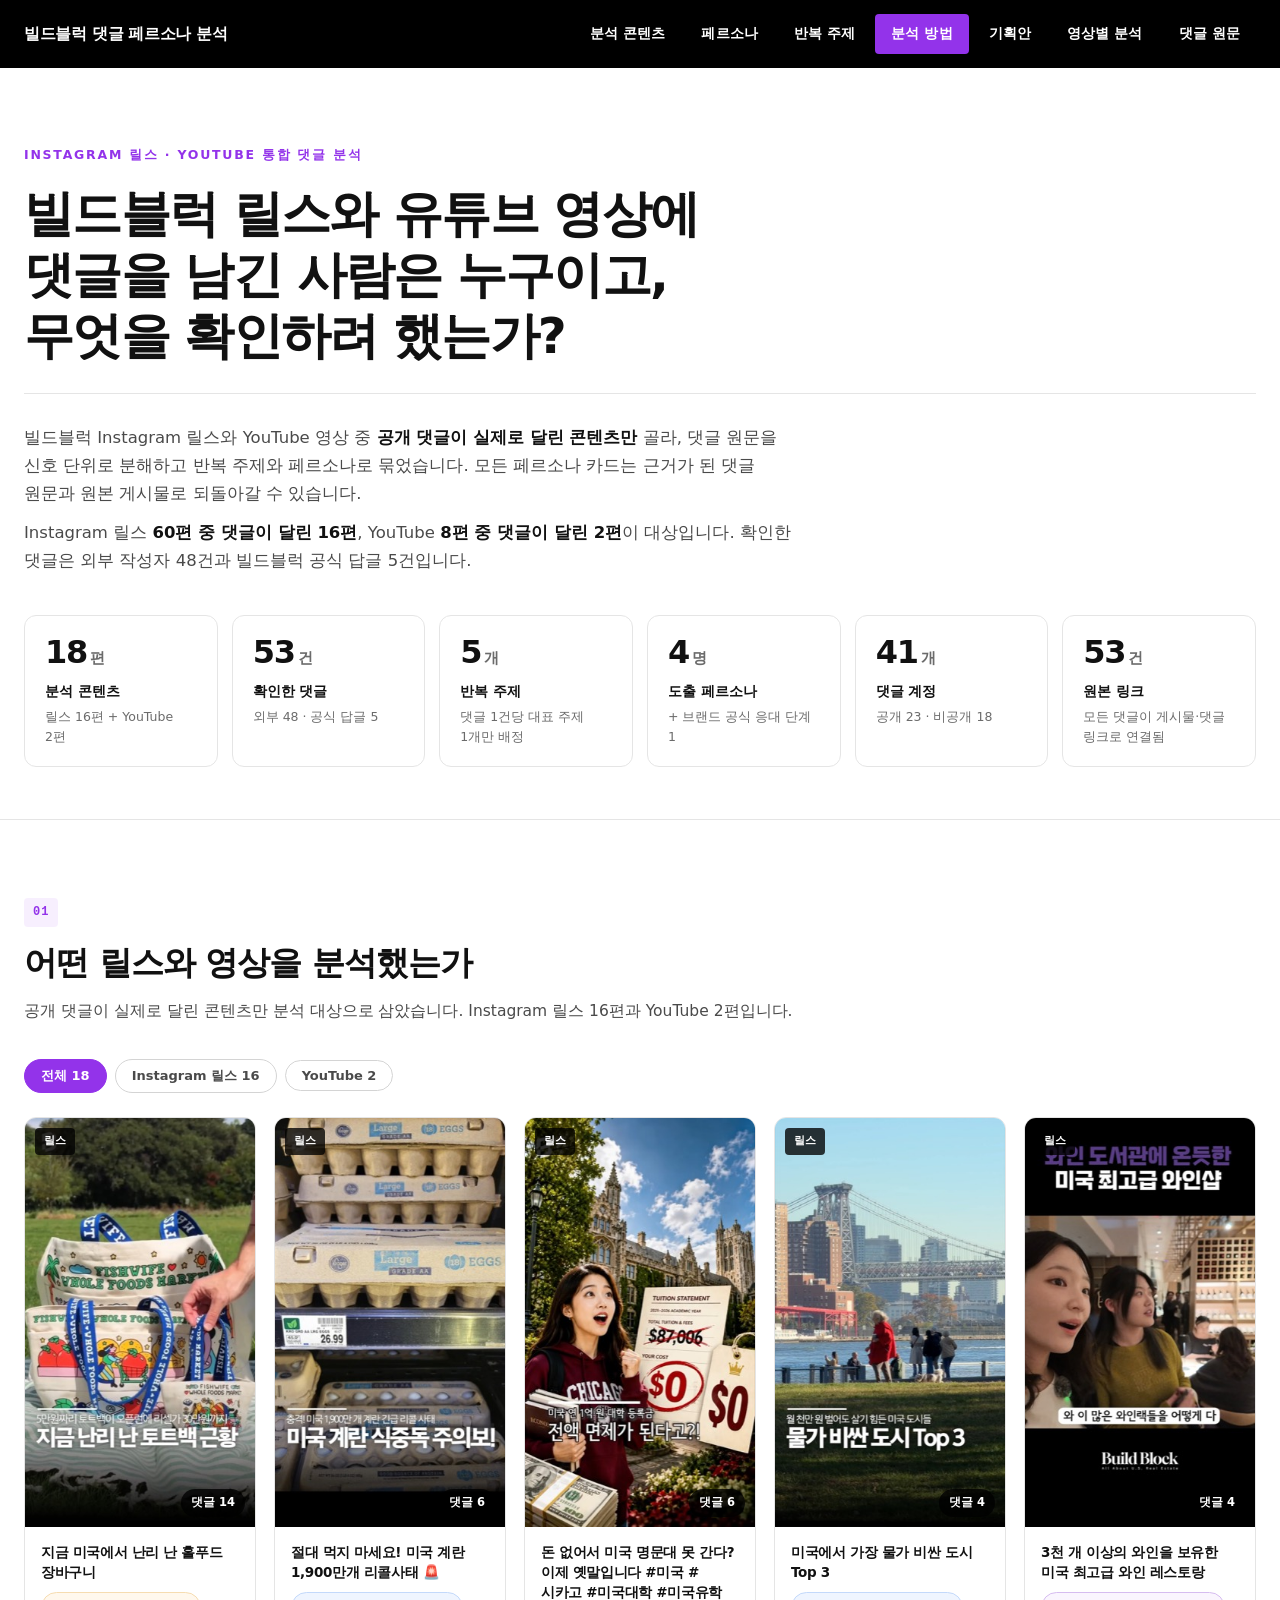
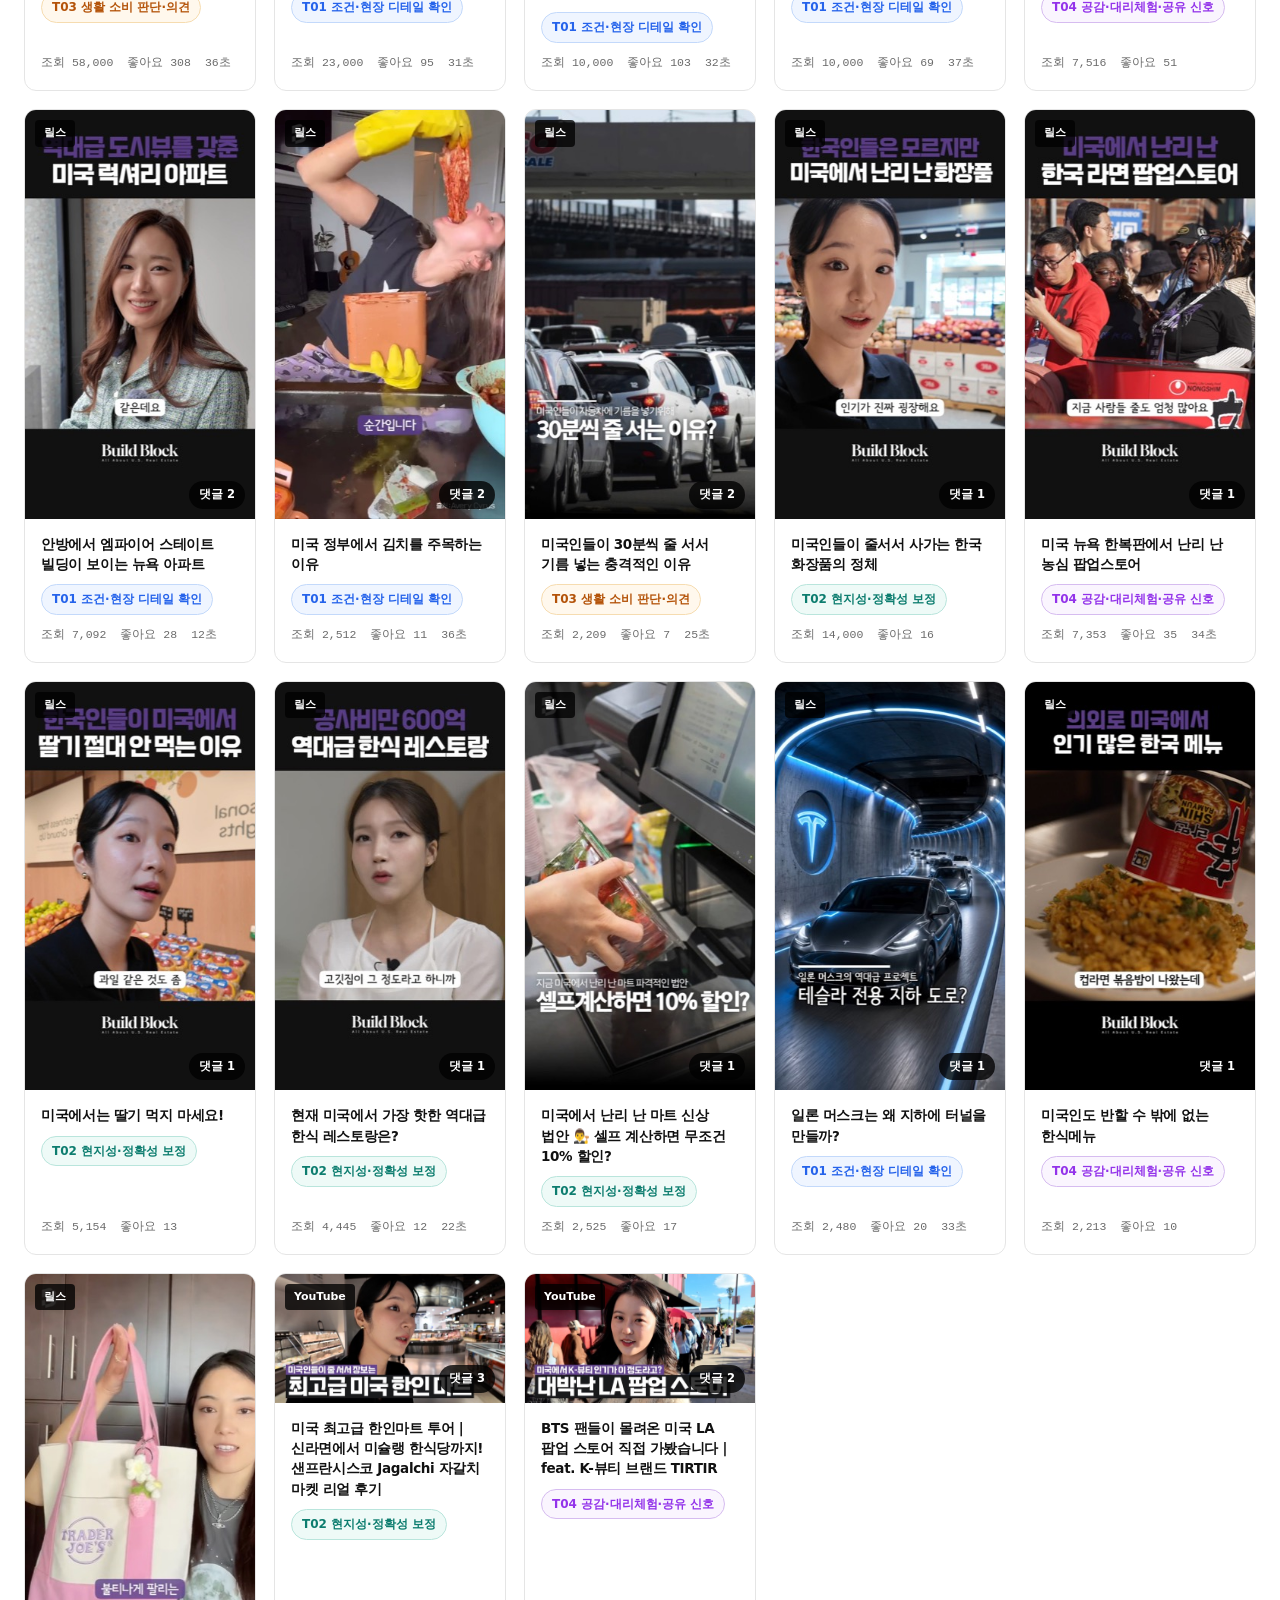
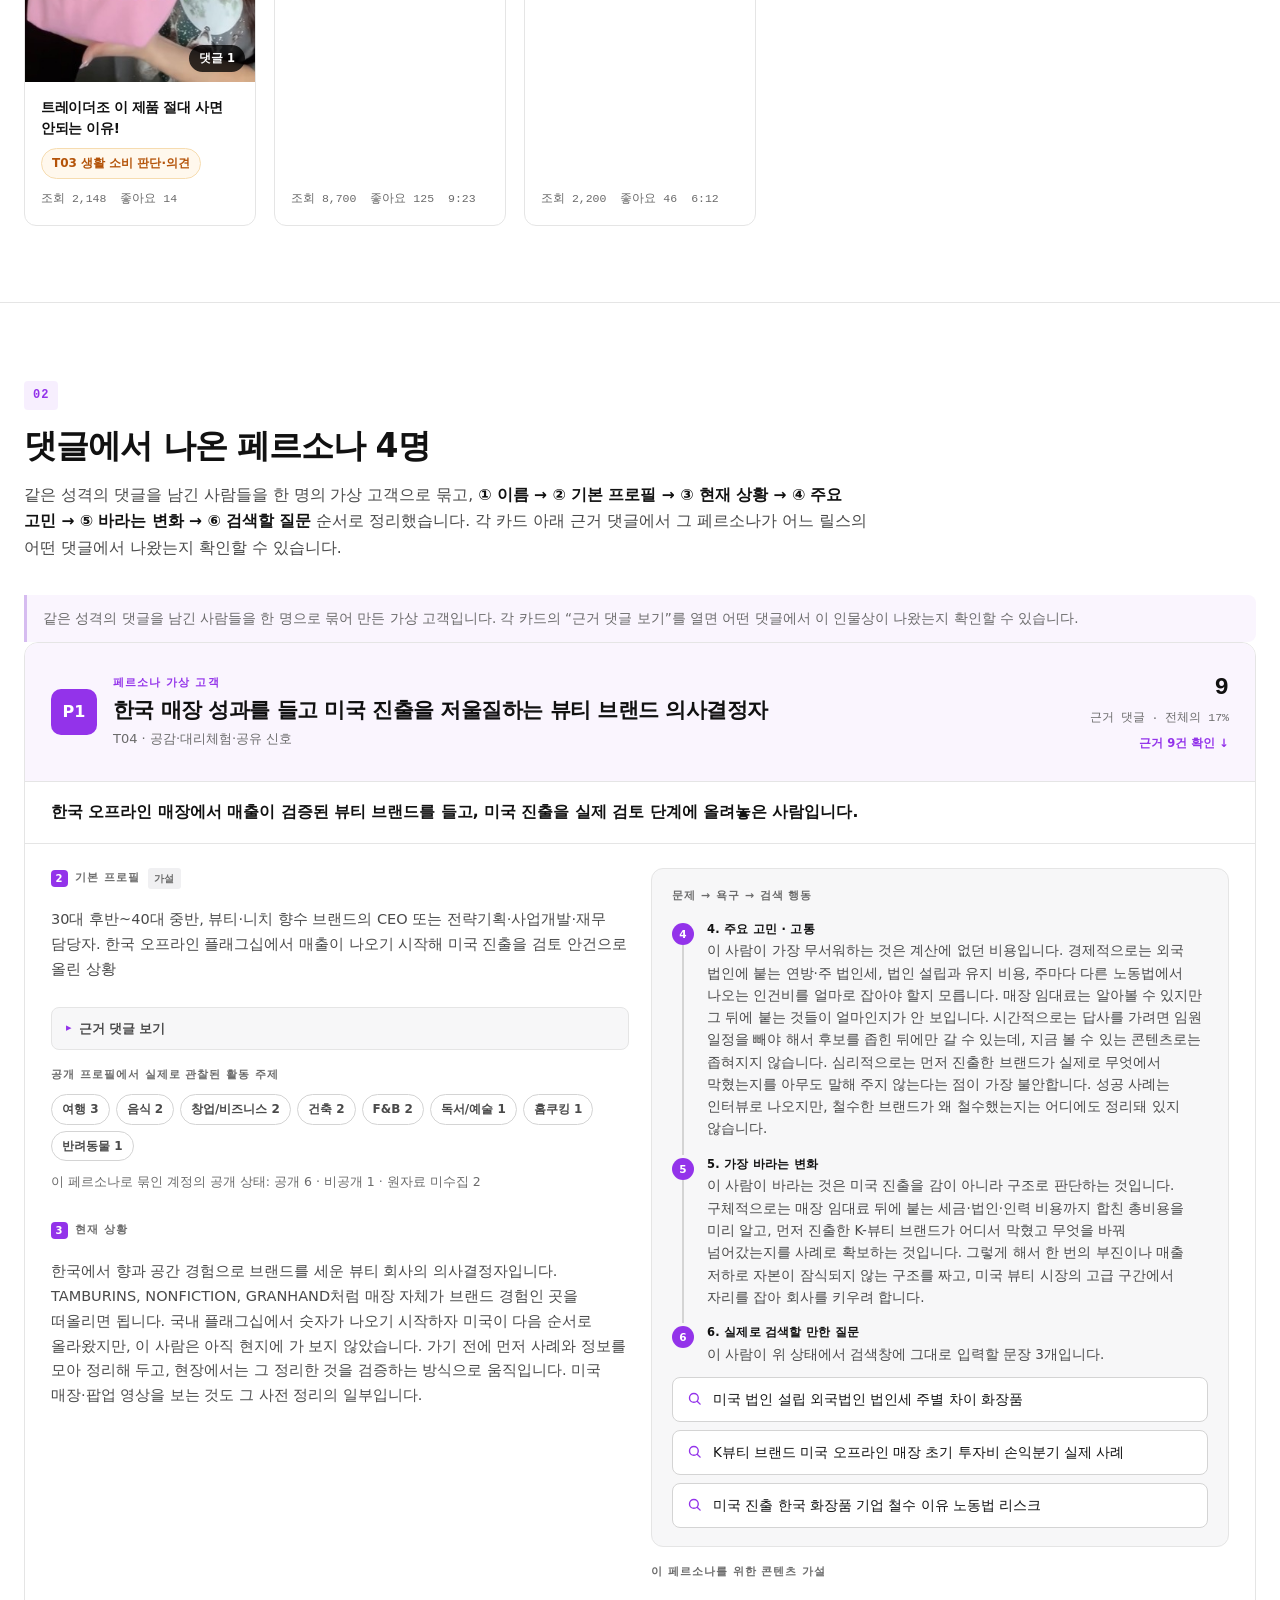
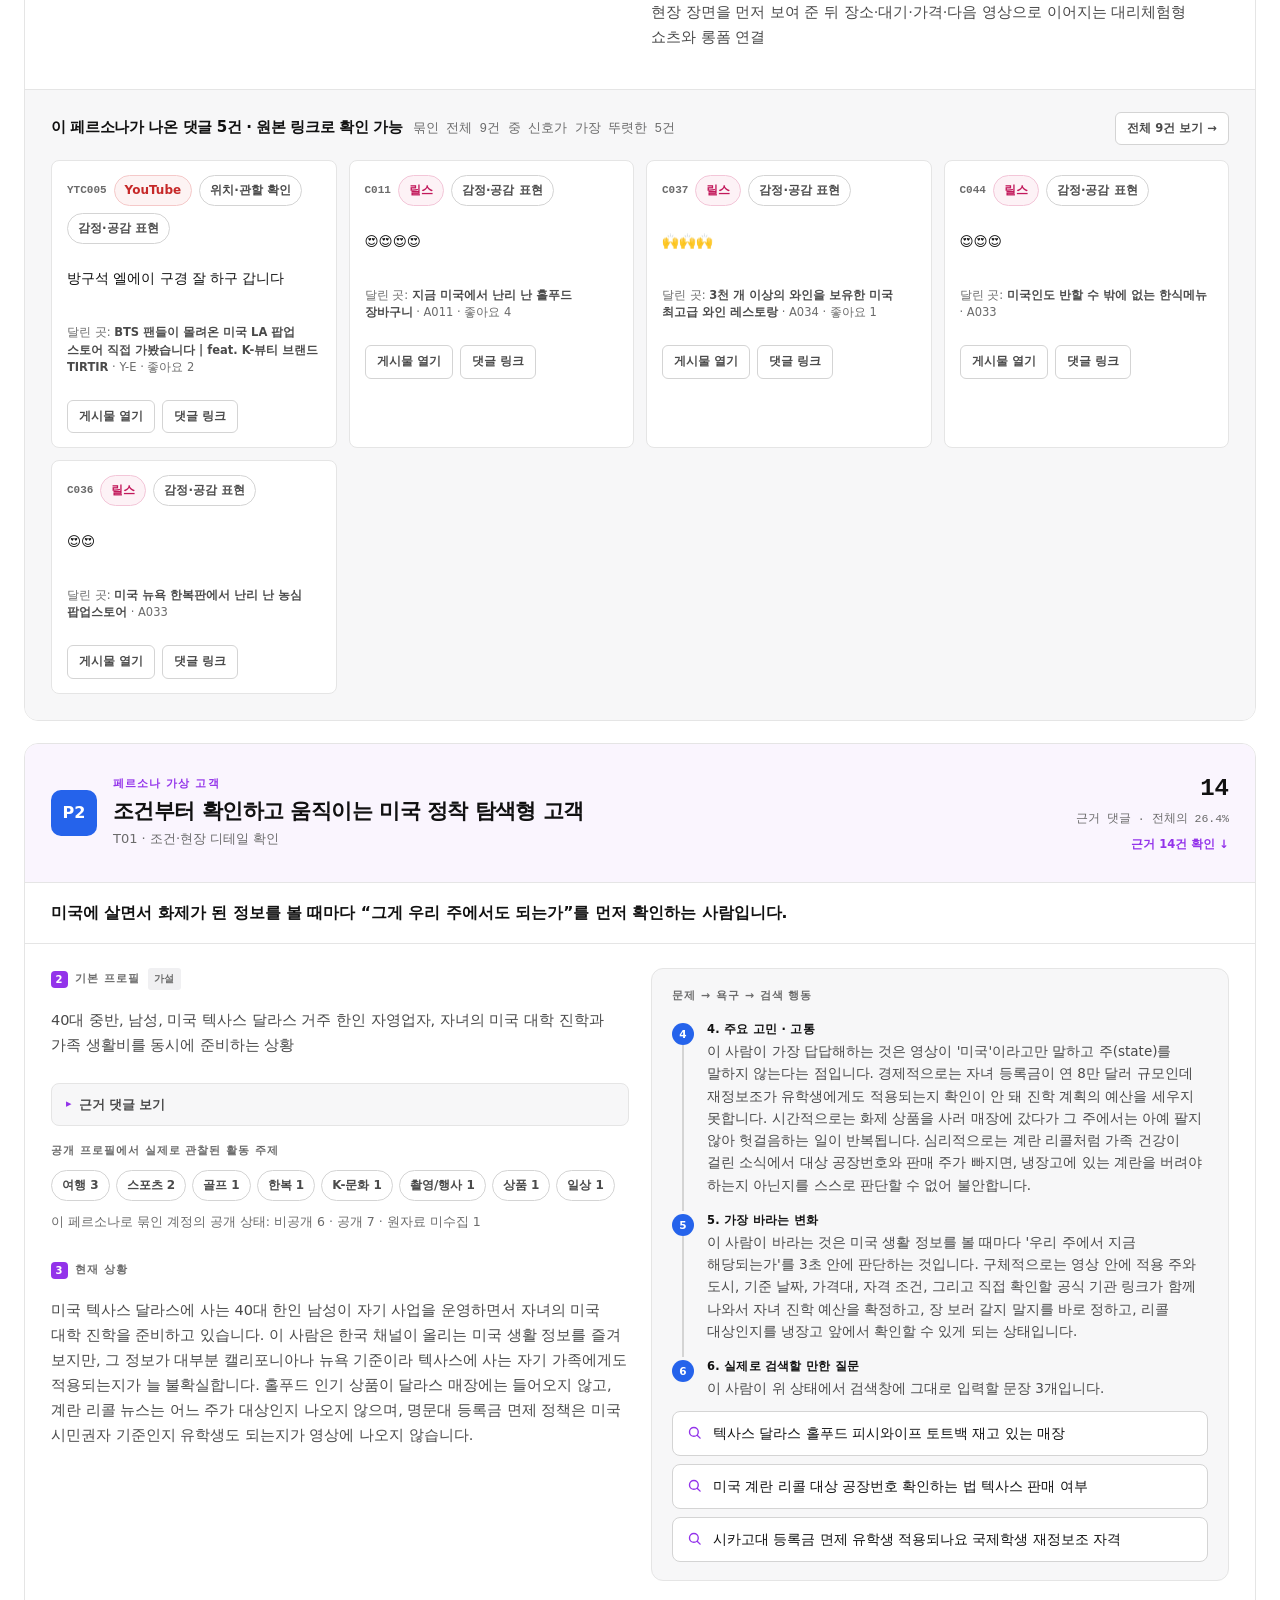
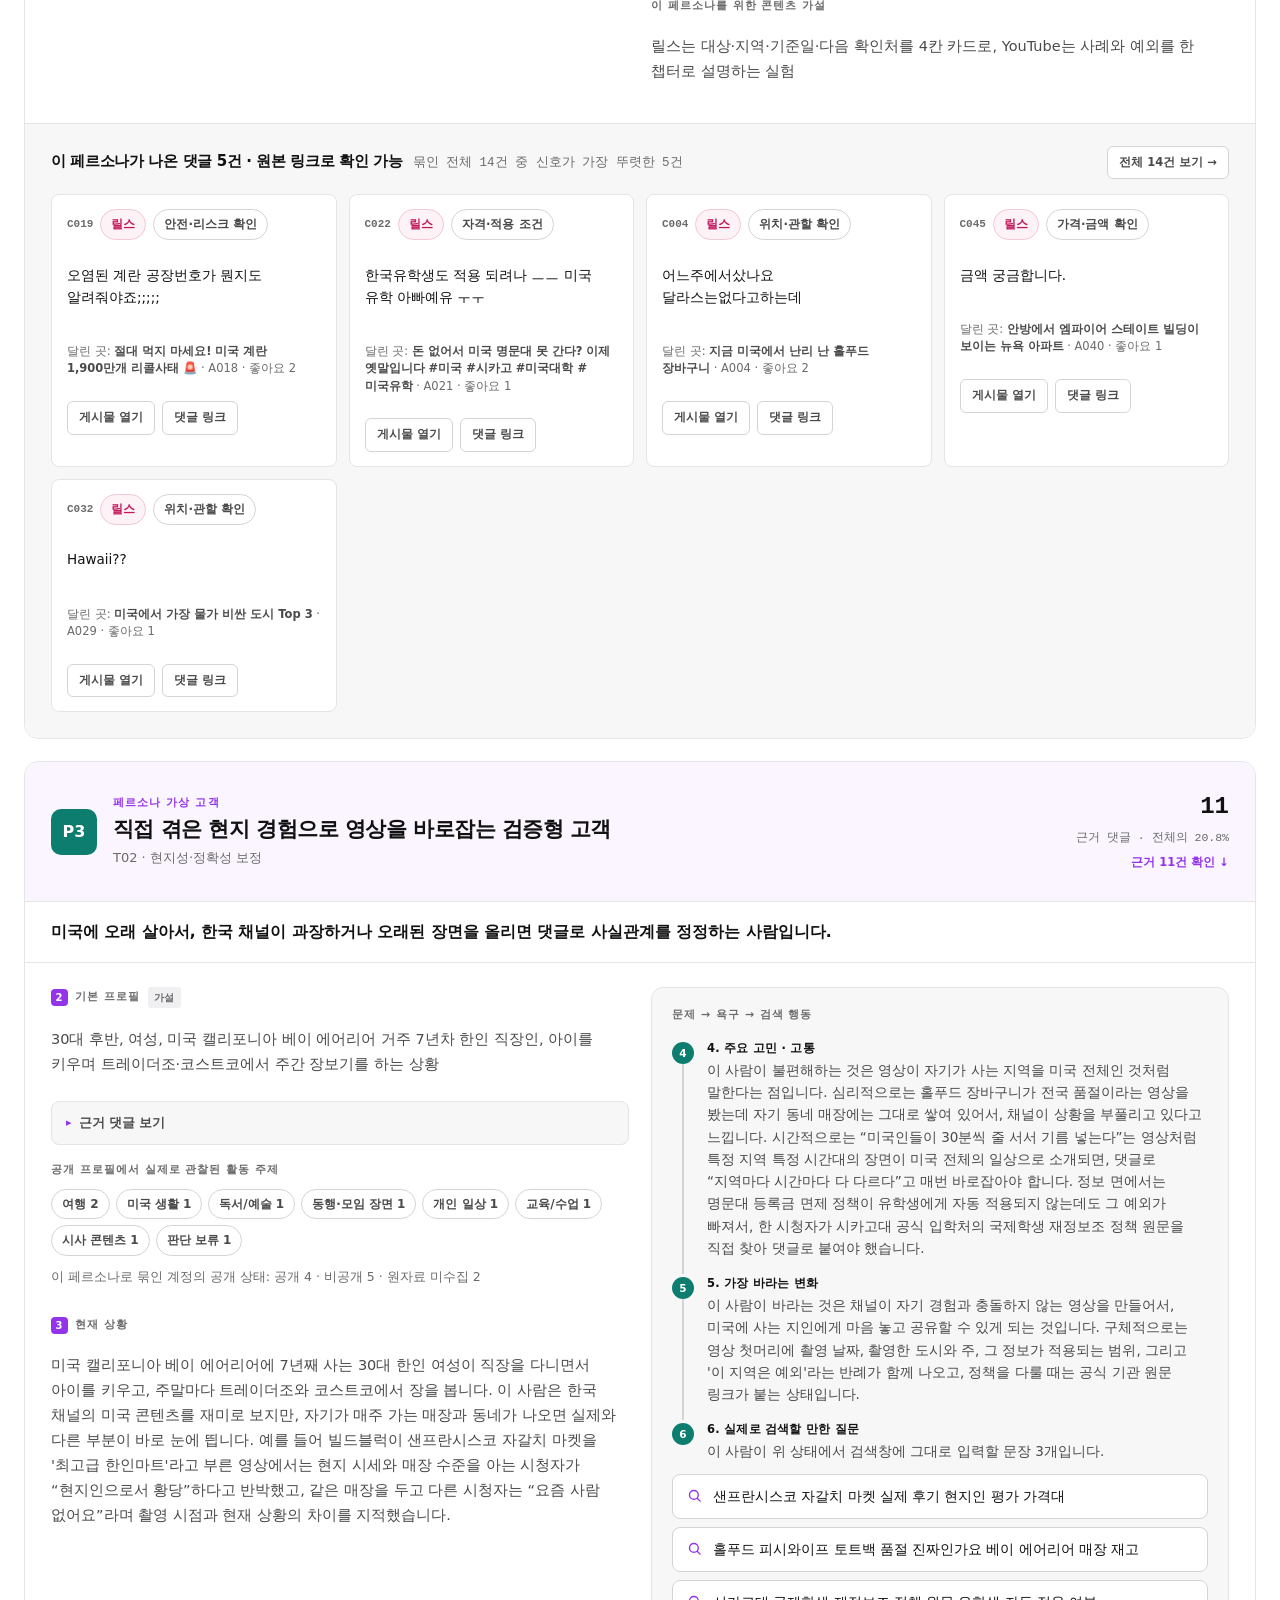
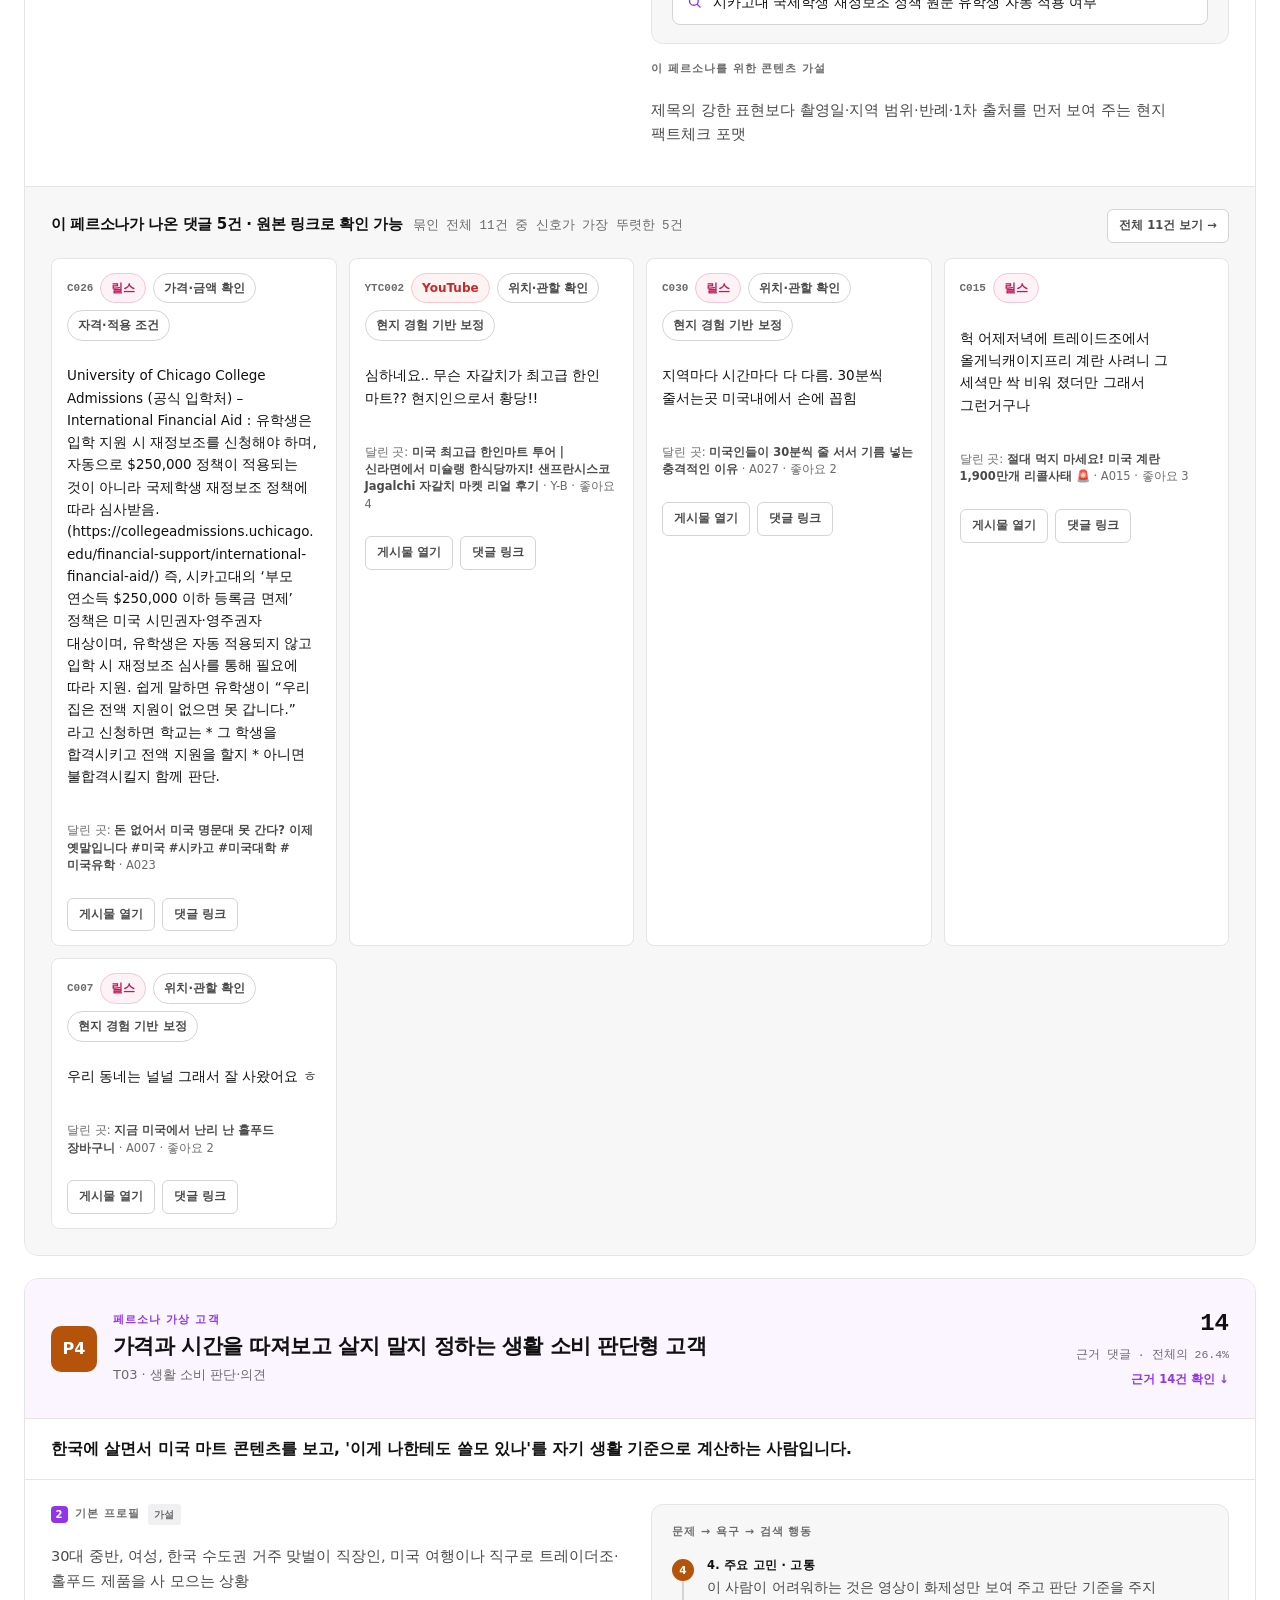
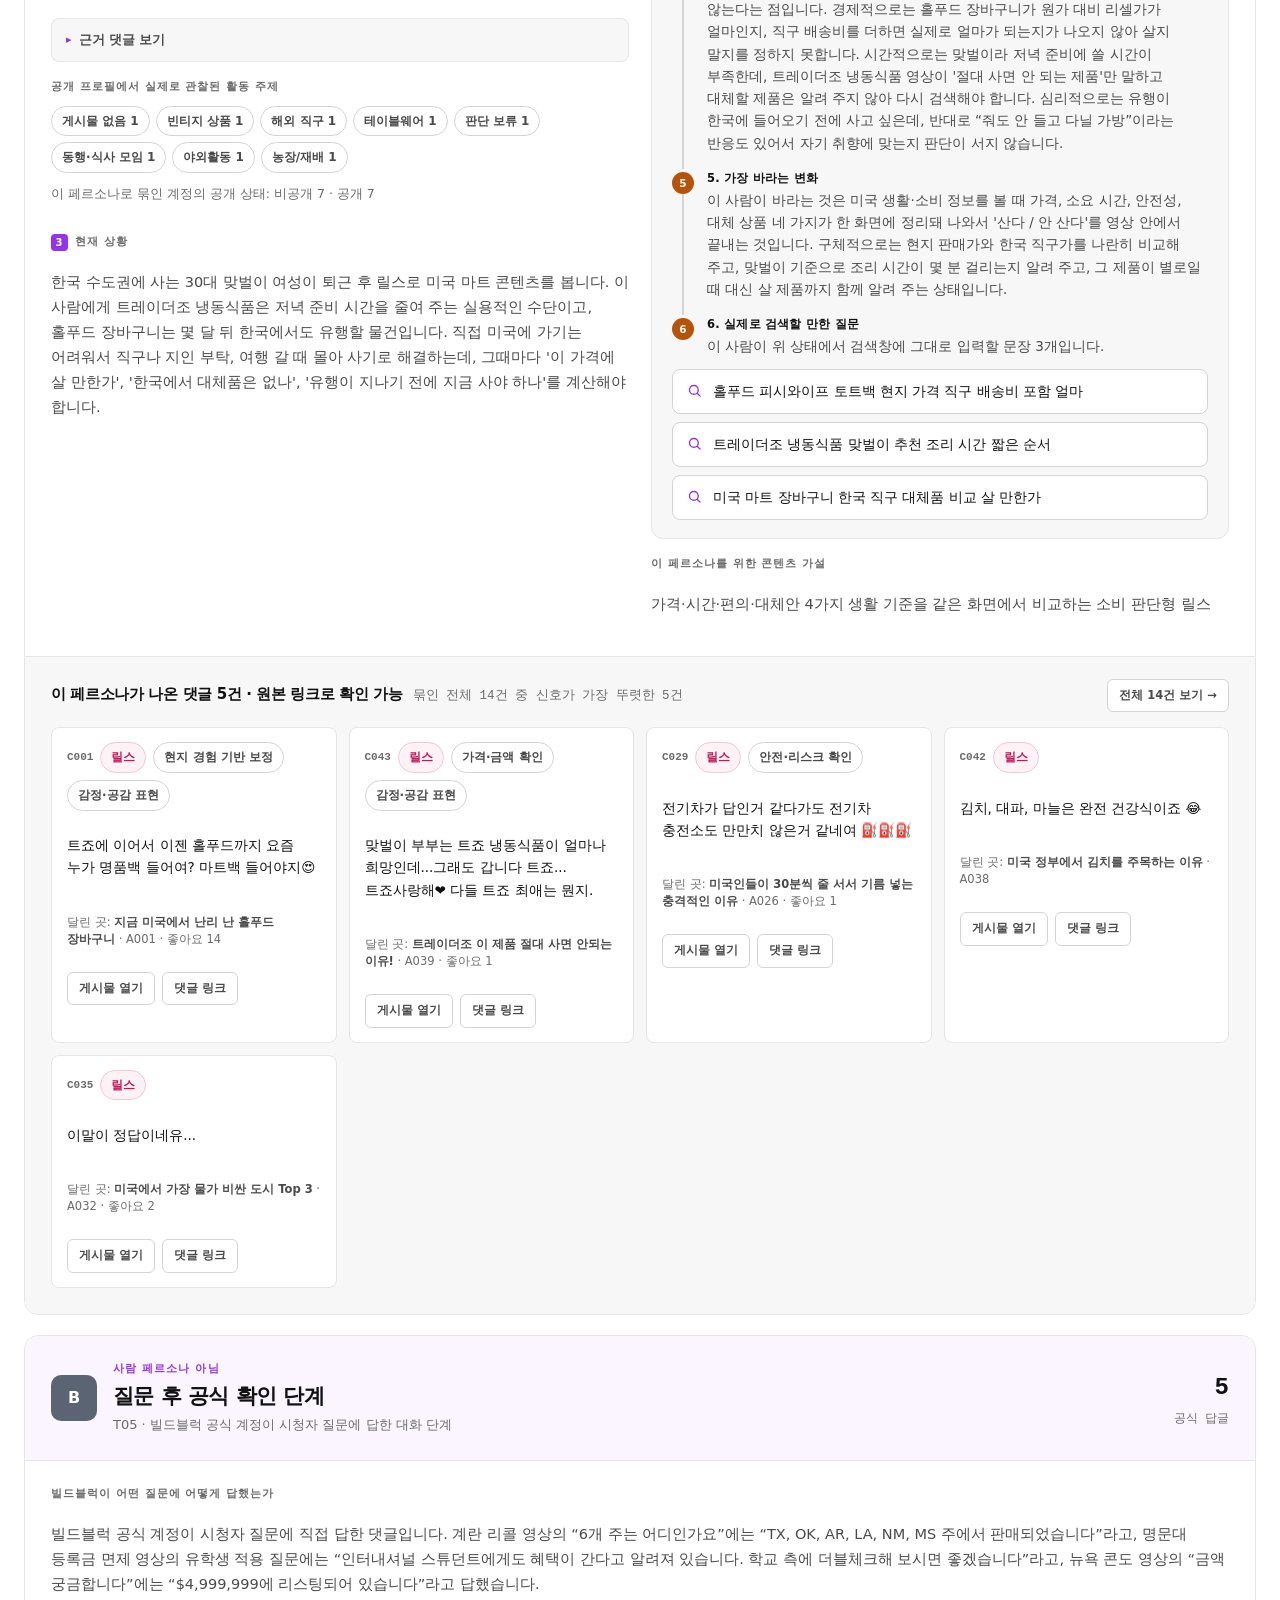
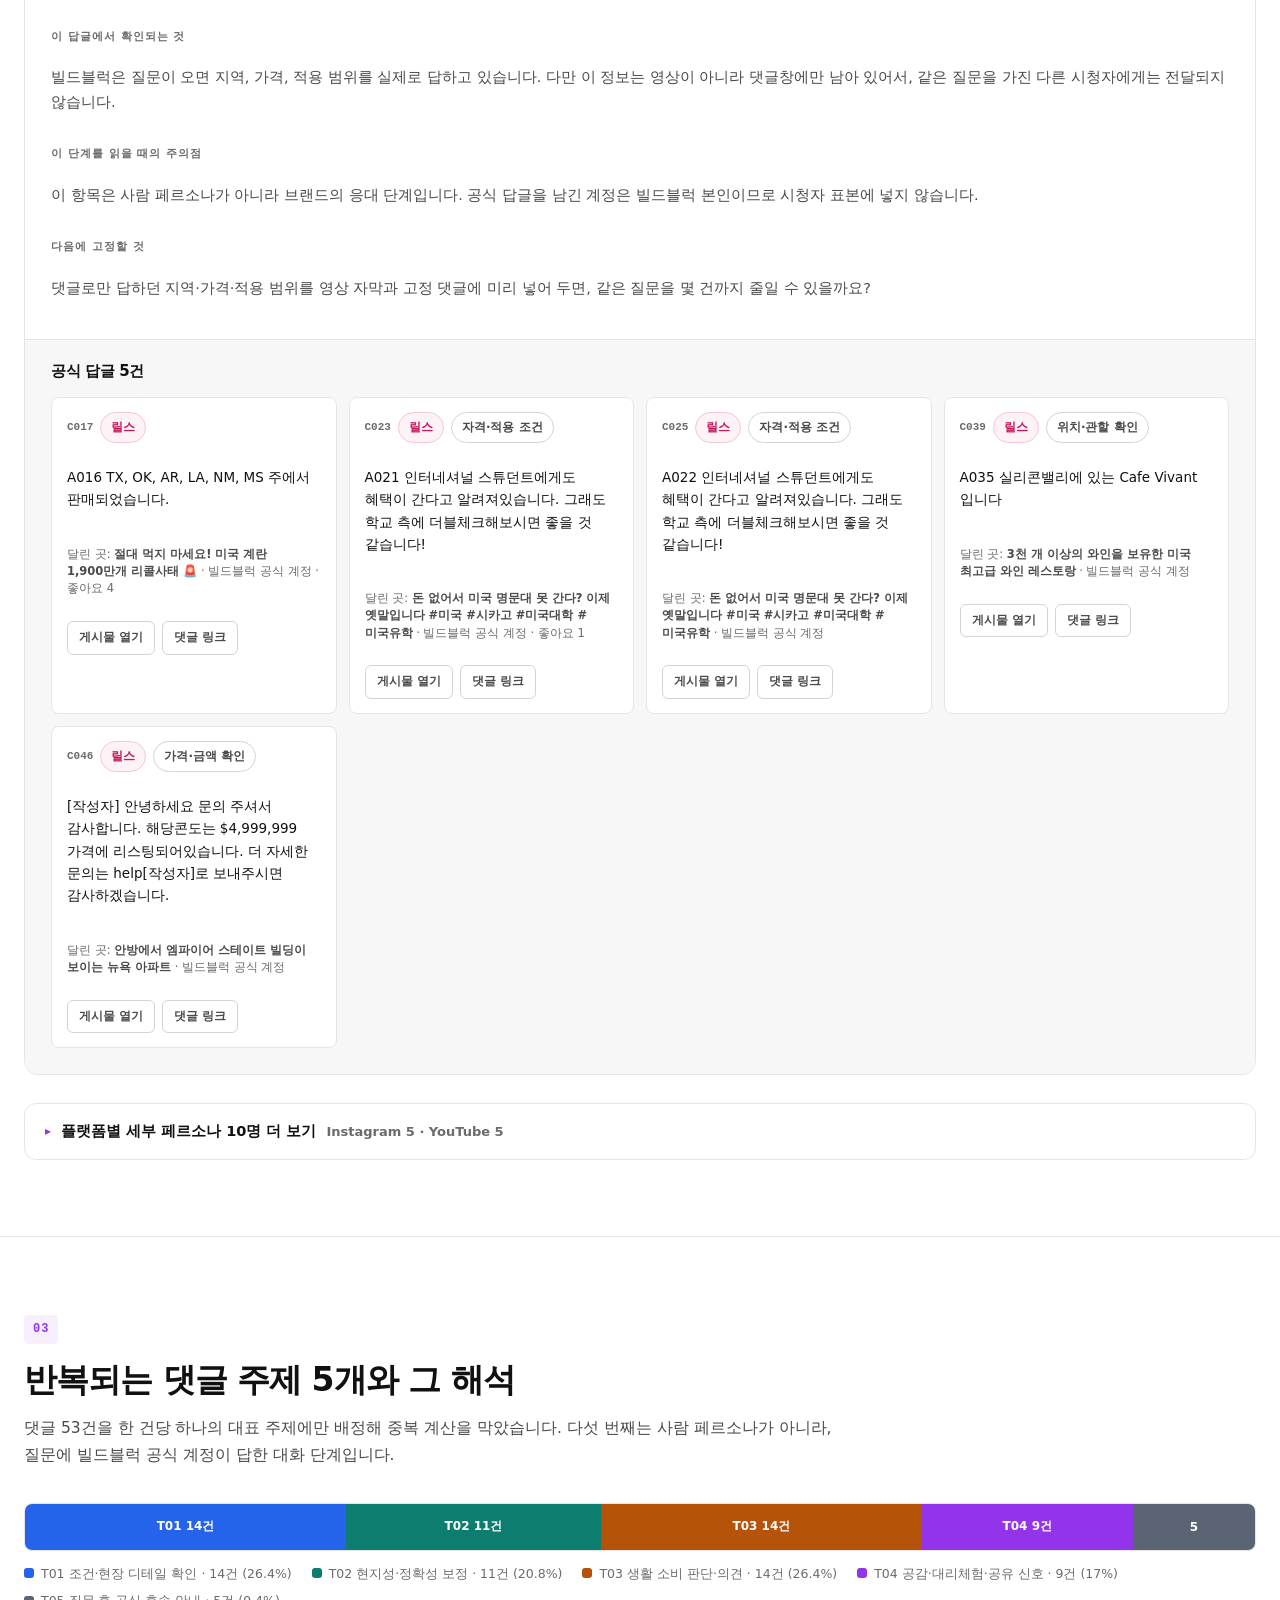
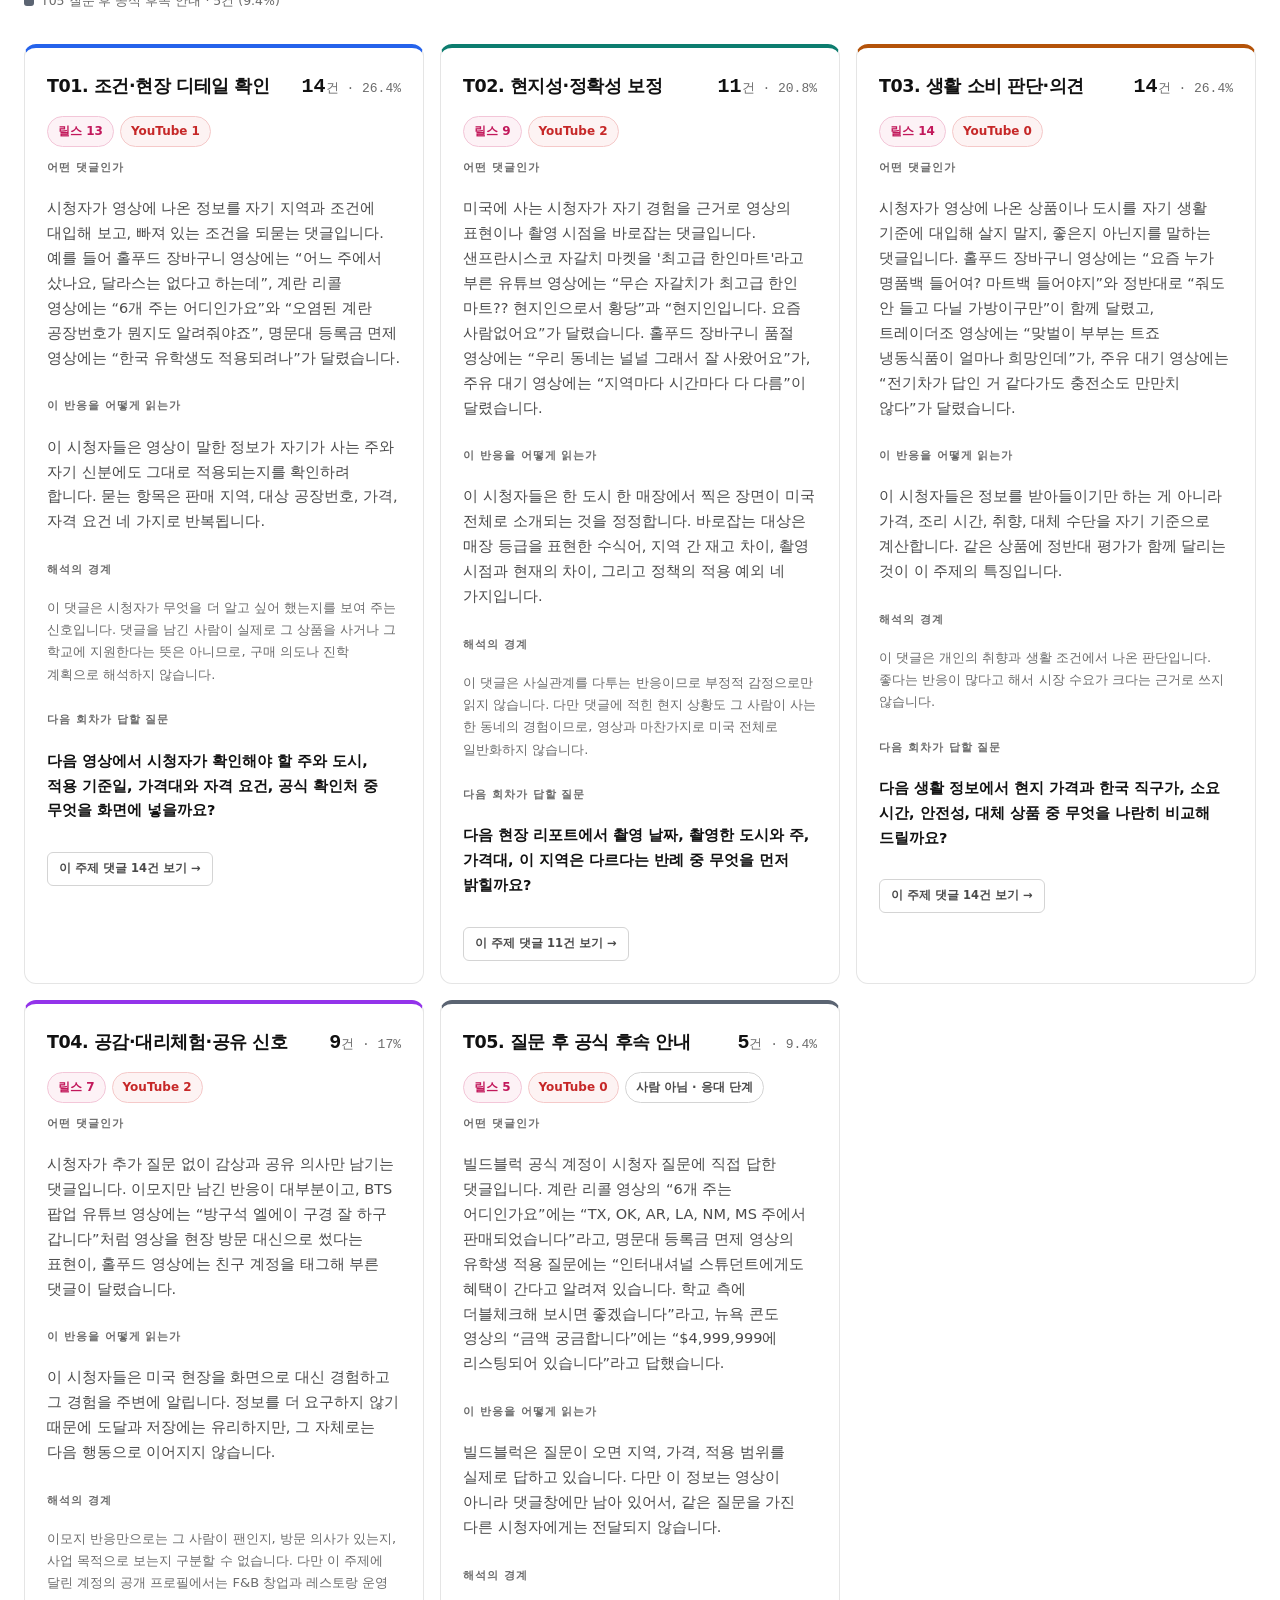
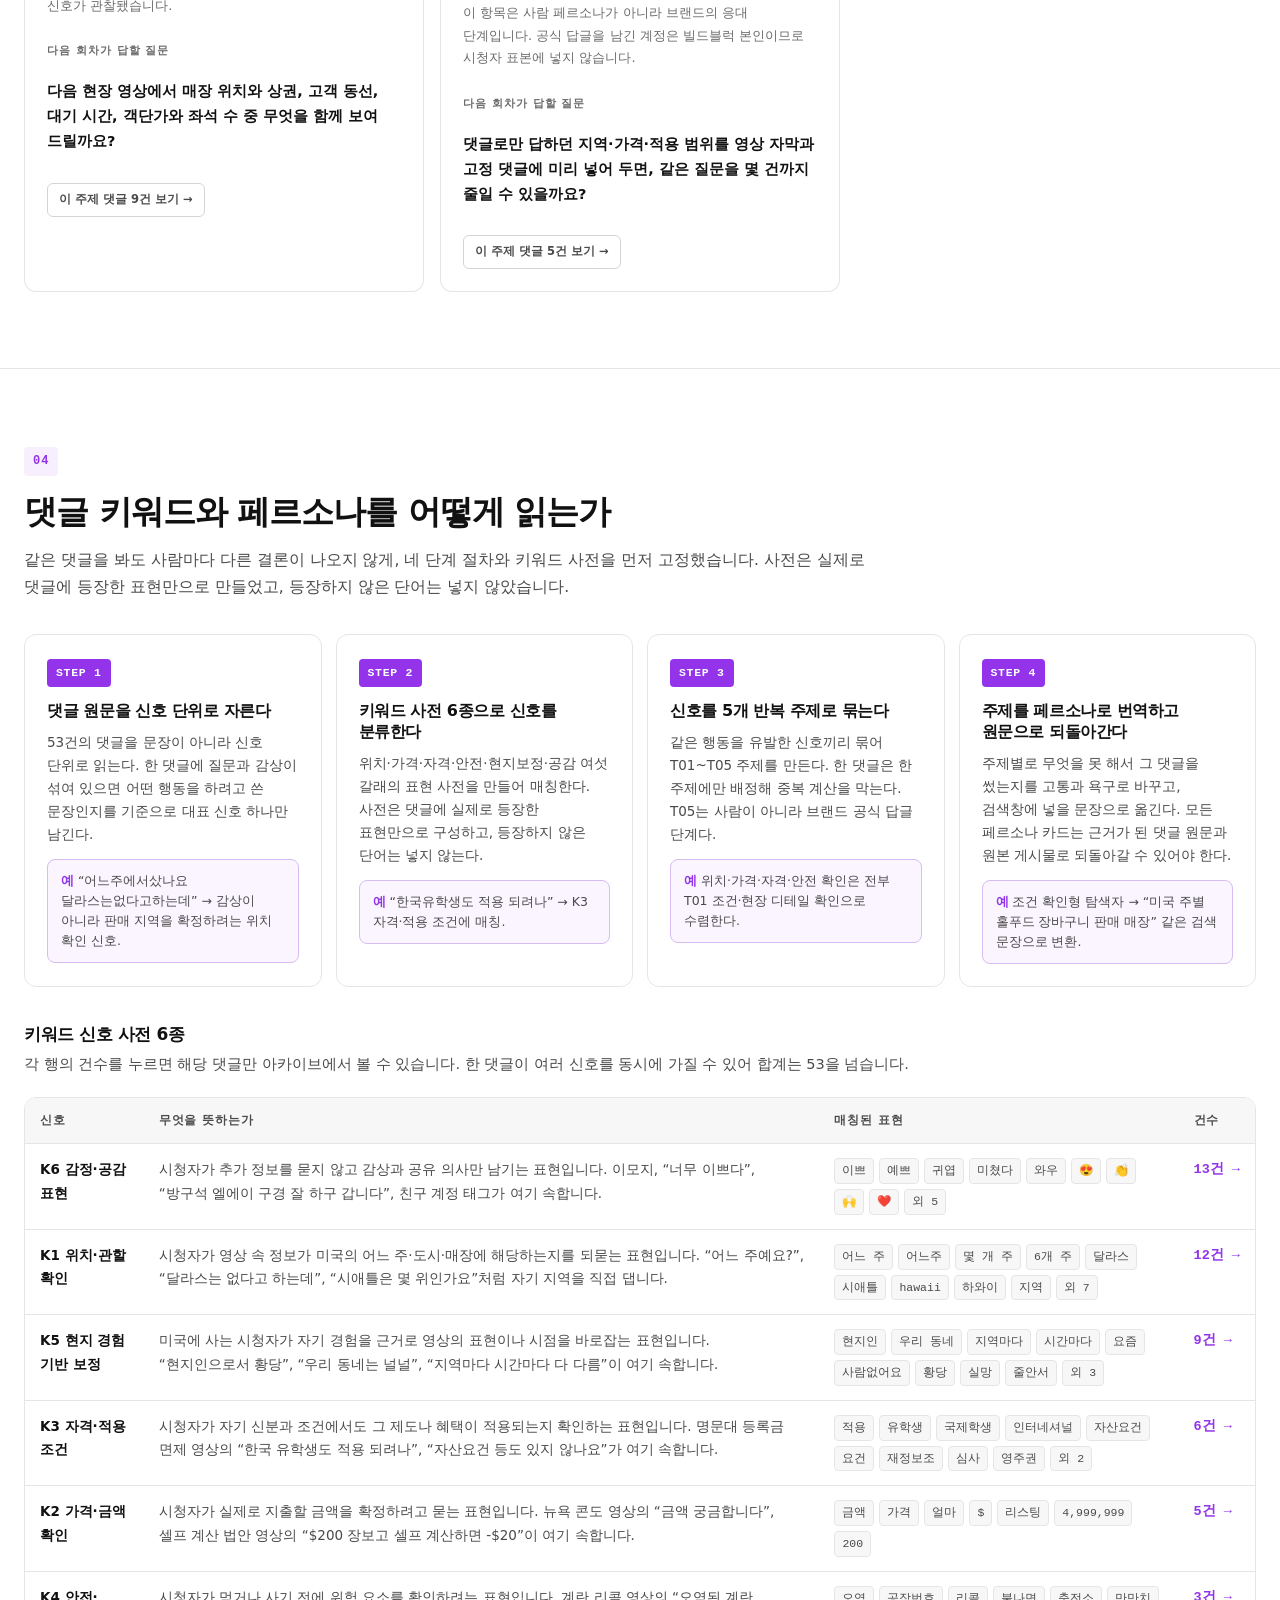
<file: index.html>
<!doctype html>
<html lang="ko">
<head>
<meta charset="utf-8">
<meta name="viewport" content="width=device-width, initial-scale=1">
<meta name="robots" content="noindex, nofollow">
<title>빌드블럭 릴스·유튜브 댓글 페르소나 분석</title>
<meta name="description" content="빌드블럭 Instagram 릴스 16편과 YouTube 2편의 공개 댓글 53건을 근거로 만든 페르소나 분석과 콘텐츠 기획안. 모든 페르소나는 근거가 된 댓글 원문과 원본 링크로 검증할 수 있다.">
<link rel="stylesheet" href="./styles.css?v=20260814130337">
</head>
<body>
<a class="skip-link" href="#main">본문으로 이동</a>

<header class="site-header">
  <div class="shell header-inner">
    <a class="doc-title" href="#top">빌드블럭 댓글 페르소나 분석</a>
    <nav class="site-nav" aria-label="섹션 탐색">
      <a href="#contents">분석 콘텐츠</a>
      <a href="#personas">페르소나</a>
      <a href="#themes">반복 주제</a>
      <a href="#method">분석 방법</a>
      <a href="#plans">기획안</a>
      <a href="#by-content">영상별 분석</a>
      <a href="archive/">댓글 원문</a>
    </nav>
  </div>
</header>

<main id="main">
  <section class="hero" id="top">
    <div class="shell">
      <p class="eyebrow">Instagram 릴스 · YouTube 통합 댓글 분석</p>
      <h1 id="hero-question">빌드블럭 영상에 댓글을 남긴 사람은 누구이고, 무엇을 확인하려 했는가?</h1>
      <div class="hero-rule"></div>
      <p class="hero-copy">빌드블럭 Instagram 릴스와 YouTube 영상 중 <b>공개 댓글이 실제로 달린 콘텐츠만</b> 골라, 댓글 원문을 신호 단위로 분해하고 반복 주제와 페르소나로 묶었습니다. 모든 페르소나 카드는 근거가 된 댓글 원문과 원본 게시물로 되돌아갈 수 있습니다.</p>
      <p class="hero-copy" id="hero-scope"></p>
      <div class="metric-grid" id="metrics"></div>
    </div>
  </section>

  <!-- 1. 분석 콘텐츠 -->
  <section class="section" id="contents">
    <div class="shell">
      <div class="section-head">
        <span class="section-num">01</span>
        <h2>어떤 릴스와 영상을 분석했는가</h2>
        <p>공개 댓글이 실제로 달린 콘텐츠만 분석 대상으로 삼았습니다. Instagram 릴스 16편과 YouTube 2편입니다.</p>
      </div>
      <div class="filter-bar" id="content-filter"></div>
      <div class="content-grid" id="content-grid"></div>
    </div>
  </section>

  <!-- 2. 페르소나 -->
  <section class="section" id="personas">
    <div class="shell">
      <div class="section-head">
        <span class="section-num">02</span>
        <h2>댓글에서 나온 페르소나 4명</h2>
        <p>같은 성격의 댓글을 남긴 사람들을 한 명의 가상 고객으로 묶고, <b>① 이름 → ② 기본 프로필 → ③ 현재 상황 → ④ 주요 고민 → ⑤ 바라는 변화 → ⑥ 검색할 질문</b> 순서로 정리했습니다. 각 카드 아래 근거 댓글에서 그 페르소나가 어느 릴스의 어떤 댓글에서 나왔는지 확인할 수 있습니다.</p>
      </div>
      <p class="note" id="persona-note"></p>
      <div class="persona-list" id="persona-list"></div>
      <div id="brand-stage"></div>
      <details class="sub-personas">
        <summary>플랫폼별 세부 페르소나 10명 더 보기 <span>Instagram 5 · YouTube 5</span></summary>
        <div class="sub-persona-grid" id="sub-persona-grid"></div>
      </details>
    </div>
  </section>

  <!-- 3. 반복 주제 -->
  <section class="section" id="themes">
    <div class="shell">
      <div class="section-head">
        <span class="section-num">03</span>
        <h2>반복되는 댓글 주제 5개와 그 해석</h2>
        <p>댓글 53건을 한 건당 하나의 대표 주제에만 배정해 중복 계산을 막았습니다. 다섯 번째는 사람 페르소나가 아니라, 질문에 빌드블럭 공식 계정이 답한 대화 단계입니다.</p>
      </div>
      <div class="dist-bar" id="dist-bar" role="img" aria-label="댓글 주제 분포"></div>
      <div class="dist-legend" id="dist-legend"></div>
      <div class="theme-grid" id="theme-grid"></div>
    </div>
  </section>

  <!-- 4. 분석 방법 -->
  <section class="section" id="method">
    <div class="shell">
      <div class="section-head">
        <span class="section-num">04</span>
        <h2>댓글 키워드와 페르소나를 어떻게 읽는가</h2>
        <p>같은 댓글을 봐도 사람마다 다른 결론이 나오지 않게, 네 단계 절차와 키워드 사전을 먼저 고정했습니다. 사전은 실제로 댓글에 등장한 표현만으로 만들었고, 등장하지 않은 단어는 넣지 않았습니다.</p>
      </div>
      <div class="method-flow" id="method-flow"></div>

      <h3 style="font-size:17px;margin:36px 0 6px">키워드 신호 사전 6종</h3>
      <p style="color:var(--text-mid);font-size:14.5px;margin:0 0 4px">각 행의 건수를 누르면 해당 댓글만 아카이브에서 볼 수 있습니다. 한 댓글이 여러 신호를 동시에 가질 수 있어 합계는 53을 넘습니다.</p>
      <div class="kw-table-wrap">
        <table>
          <thead><tr><th>신호</th><th>무엇을 뜻하는가</th><th>매칭된 표현</th><th>건수</th></tr></thead>
          <tbody id="kw-body"></tbody>
        </table>
      </div>
    </div>
  </section>

  <!-- 5. 기획안 -->
  <section class="section" id="plans">
    <div class="shell">
      <div class="section-head">
        <span class="section-num">05</span>
        <h2>이 페르소나를 위한 콘텐츠 기획 — K-뷰티 1호점 임장기</h2>
        <p>페르소나에서 시리즈 방향 10가지를 뽑은 뒤 그중 하나를 골라 기획 과정을 전개했습니다. 핵심 질문은 하나입니다. <b>어떤 페르소나가 어떤 고민을 풀려고 이 영상을 보는가.</b> 관찰 → 문제 정의 → 시청 동기 → 영상이 답할 질문 순서로 풀었으며, 회차 구성과 대본은 이 다음 단계입니다.</p>
      </div>
      <div id="pick-body"></div>

      <h3 style="font-size:17px;margin:44px 0 6px">참고 레퍼런스 전체</h3>
      <p id="ref-summary" style="color:var(--text-mid);font-size:14.5px;margin:0 0 4px"></p>
      <div class="kw-table-wrap">
        <table>
          <thead><tr><th>지역</th><th>유형</th><th>채널·프로그램</th><th>확인한 사실</th><th>빌드블럭에 어떻게 쓰나</th></tr></thead>
          <tbody id="ref-body"></tbody>
        </table>
      </div>
    </div>
  </section>

  <!-- 6. 영상별 분석 -->
  <section class="section" id="by-content">
    <div class="shell">
      <div class="section-head">
        <span class="section-num">06</span>
        <h2>영상별 주요 댓글 분석</h2>
        <p>영상마다 댓글 수, 어떤 신호가 우세했는지, 그리고 그 반응이 사업 콘텐츠 기획으로 이어질 수 있는 성격인지를 함께 봅니다. <b>의사결정형</b>은 조건·사실 확인 질문이, <b>비교판단형</b>은 가격·대체안 비교가, <b>도달형</b>은 감상·공유 반응이 우세한 경우입니다.</p>
      </div>
      <p class="scroll-hint">표가 화면보다 넓습니다. 좌우로 밀어서 나머지 열을 보세요.</p>
      <div class="kw-table-wrap" id="content-table-wrap">
        <table>
          <colgroup>
            <col class="c-content"><col class="c-metric"><col class="c-count">
            <col class="c-signal"><col class="c-fit"><col class="c-next">
          </colgroup>
          <thead><tr><th>콘텐츠</th><th>공개 지표</th><th>댓글</th><th>주요 신호</th><th>기획 적합성</th><th>다음 회차 질문</th></tr></thead>
          <tbody id="content-table"></tbody>
        </table>
      </div>
    </div>
  </section>

  <!-- 7. 아카이브 안내 -->
  <section class="section" id="archive-cta" style="border-bottom:none">
    <div class="shell">
      <div class="section-head">
        <span class="section-num">07</span>
        <h2>댓글 원문 아카이브</h2>
        <p id="archive-desc"></p>
      </div>
      <a class="btn btn-primary" href="./archive/">댓글 원문 53건 전체 보기 →</a>
    </div>
  </section>
</main>

<footer class="site-footer">
  <div class="shell">
    <p class="footer-title">빌드블럭 댓글 페르소나 분석</p>
    <p class="footer-desc">Instagram 릴스 16편과 YouTube 2편에 달린 공개 댓글 53건을 근거로 페르소나 4명을 도출한 자료입니다. 모든 페르소나는 근거가 된 댓글 원문과 원본 게시물로 되짚어 확인할 수 있습니다.</p>
    <div class="footer-bottom">
      <span>댓글 작성 계정은 A001 형식으로 표기</span>
      <a href="archive/">댓글 원문 아카이브</a>
    </div>
  </div>
</footer>

<button class="to-top" id="to-top" aria-label="맨 위로 이동">
  <svg viewBox="0 0 24 24" fill="none" stroke="currentColor" stroke-width="2.2" stroke-linecap="round" stroke-linejoin="round" aria-hidden="true"><line x1="12" y1="19" x2="12" y2="5"/><polyline points="5 12 12 5 19 12"/></svg>
</button>

<div class="lightbox" id="lightbox" role="dialog" aria-modal="true" aria-label="댓글 화면 캡처">
  <div class="lb-inner">
    <div class="lb-bar">
      <div class="lb-info" id="lb-info"></div>
      <button class="lb-close" id="lb-close" aria-label="닫기">✕</button>
    </div>
    <img class="lb-img" id="lb-img" alt="">
    <p class="lb-hash" id="lb-hash"></p>
  </div>
</div>

<script src="./data/report-data.js?v=20260814130337"></script>
<script src="./app.js?v=20260814130337"></script>
</body>
</html>
</file>
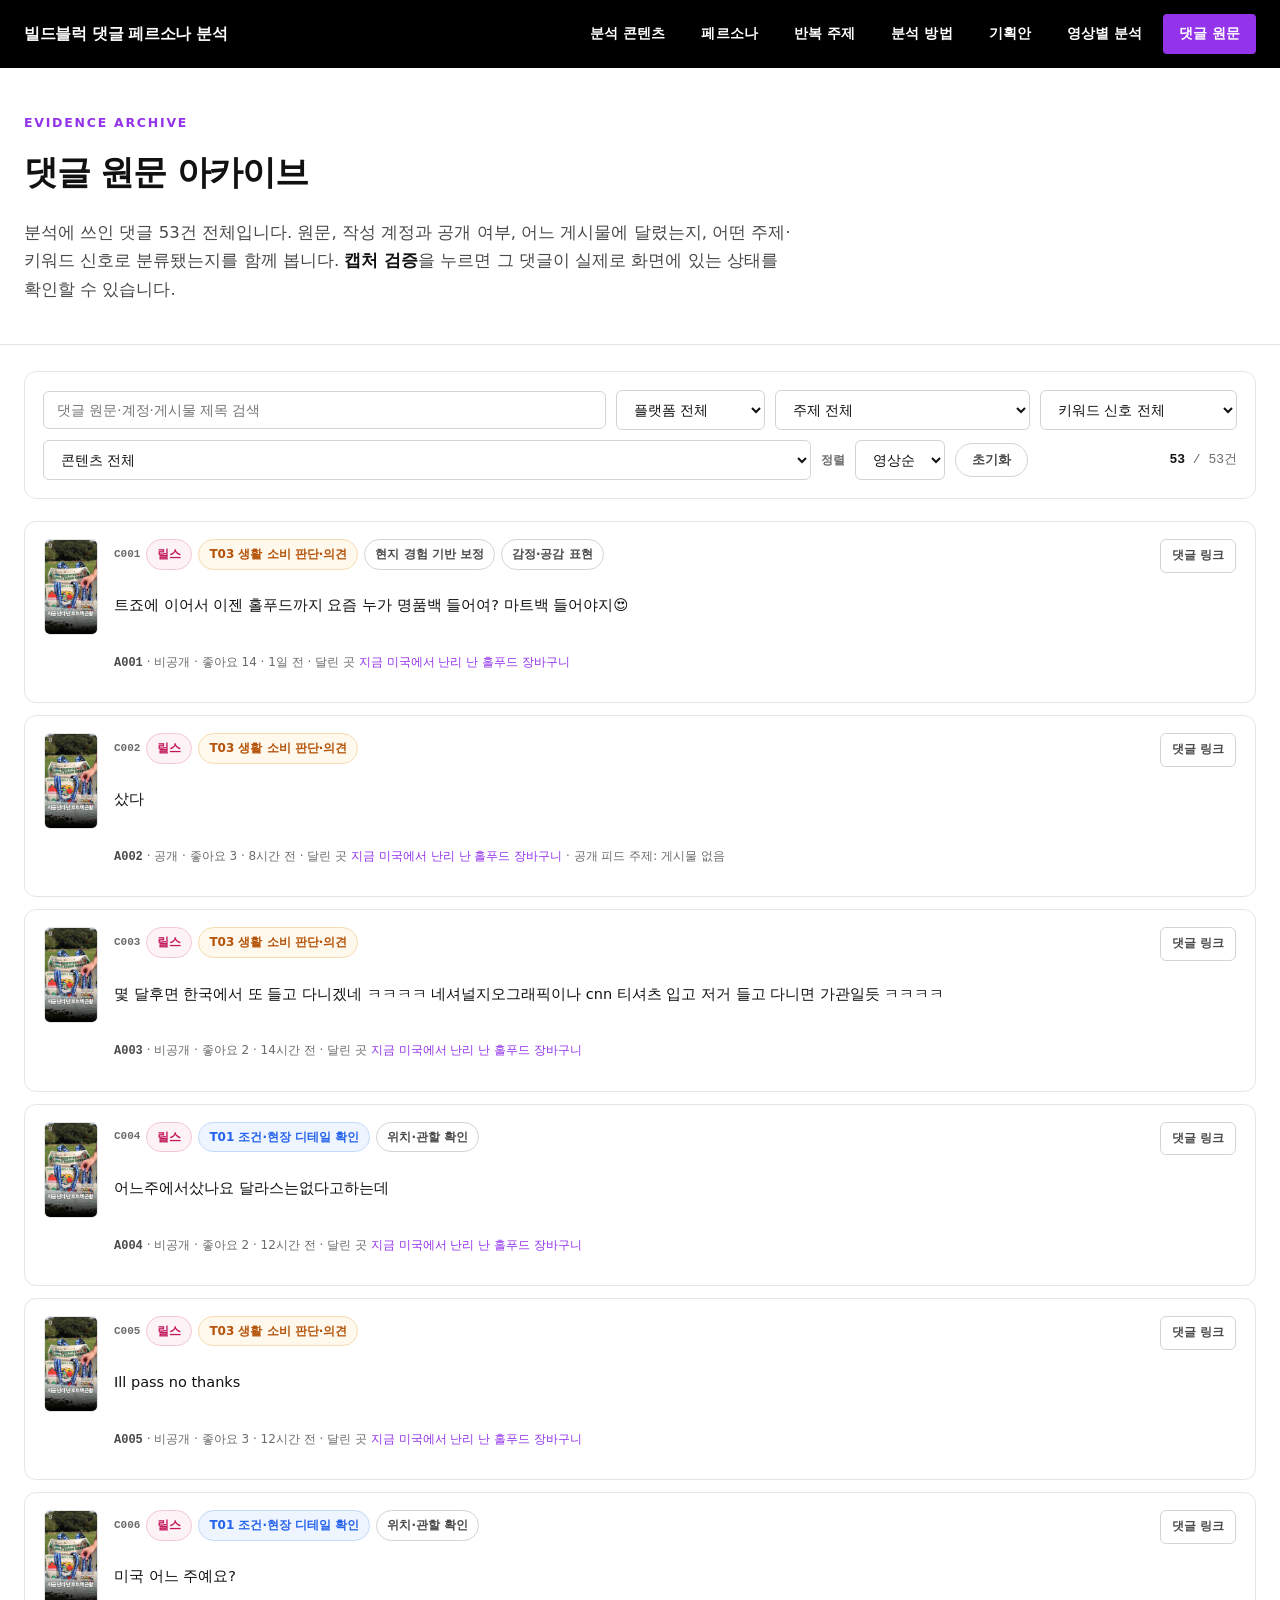
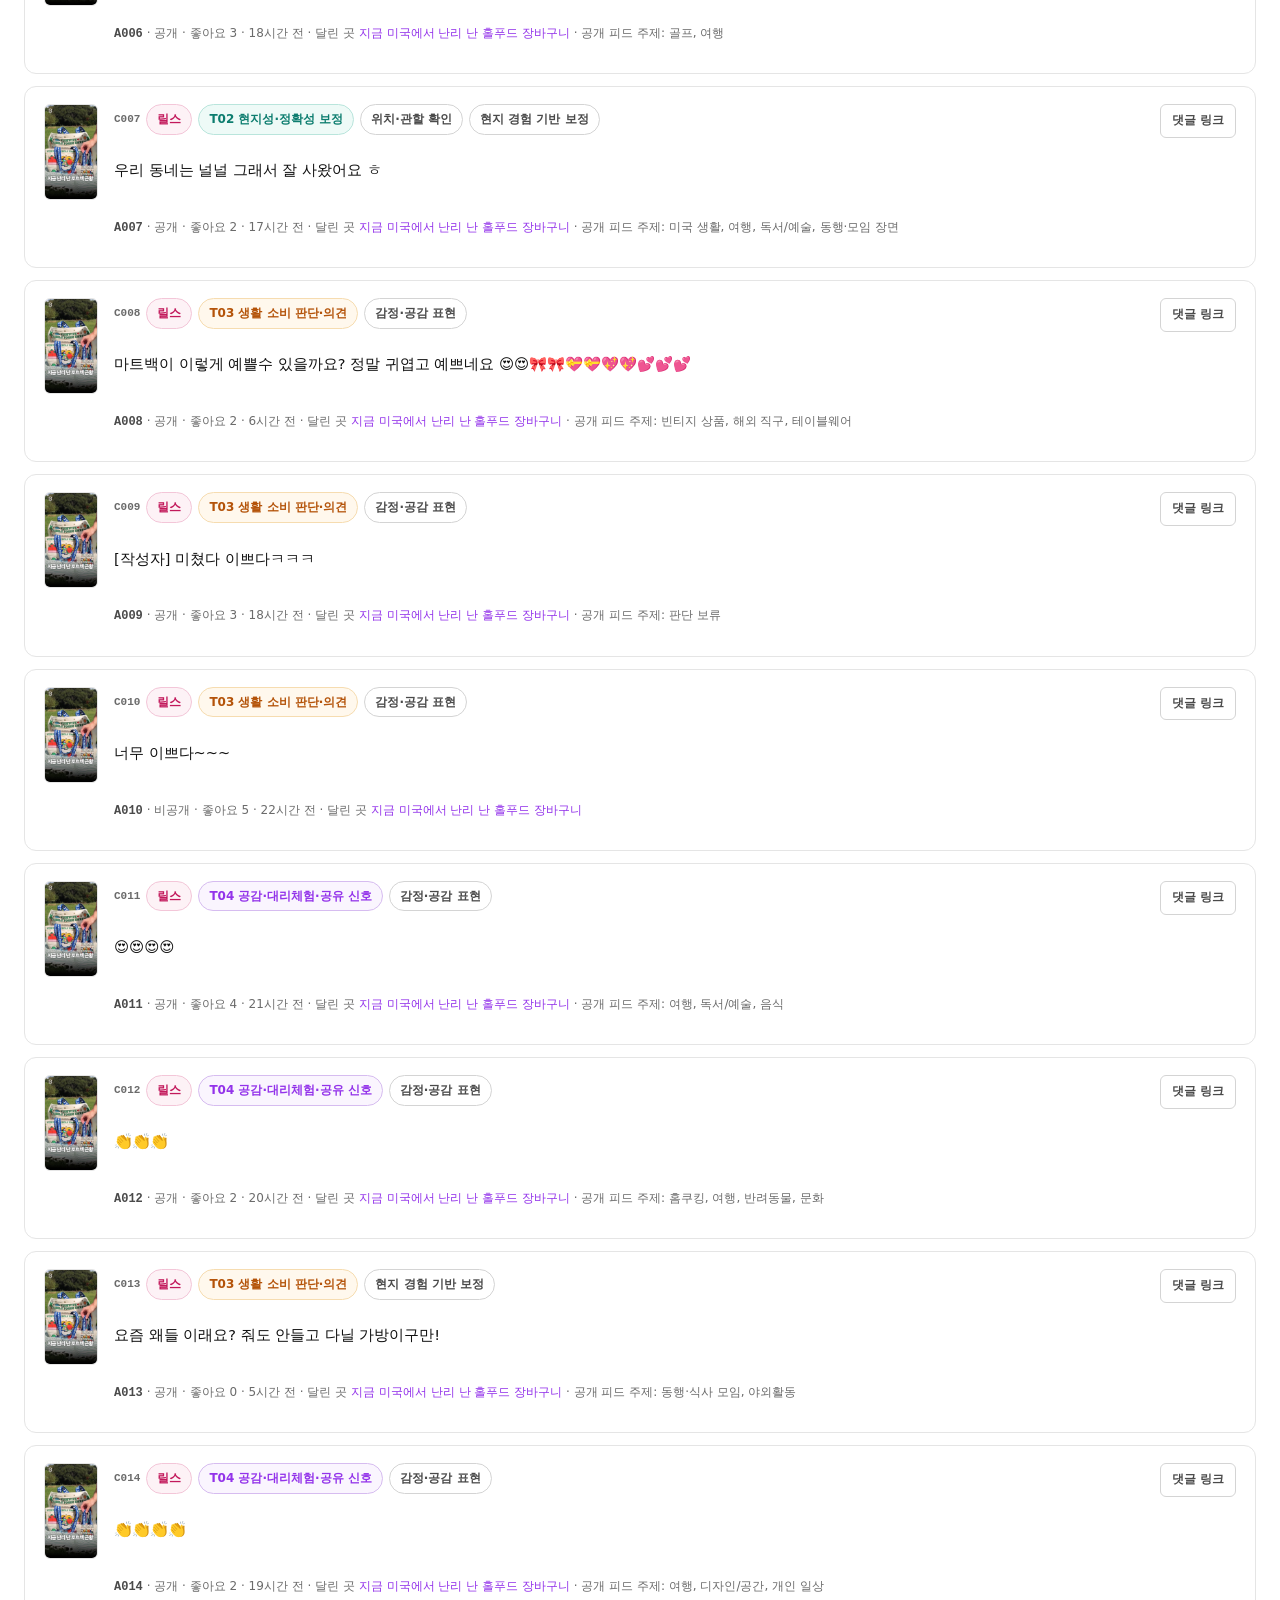
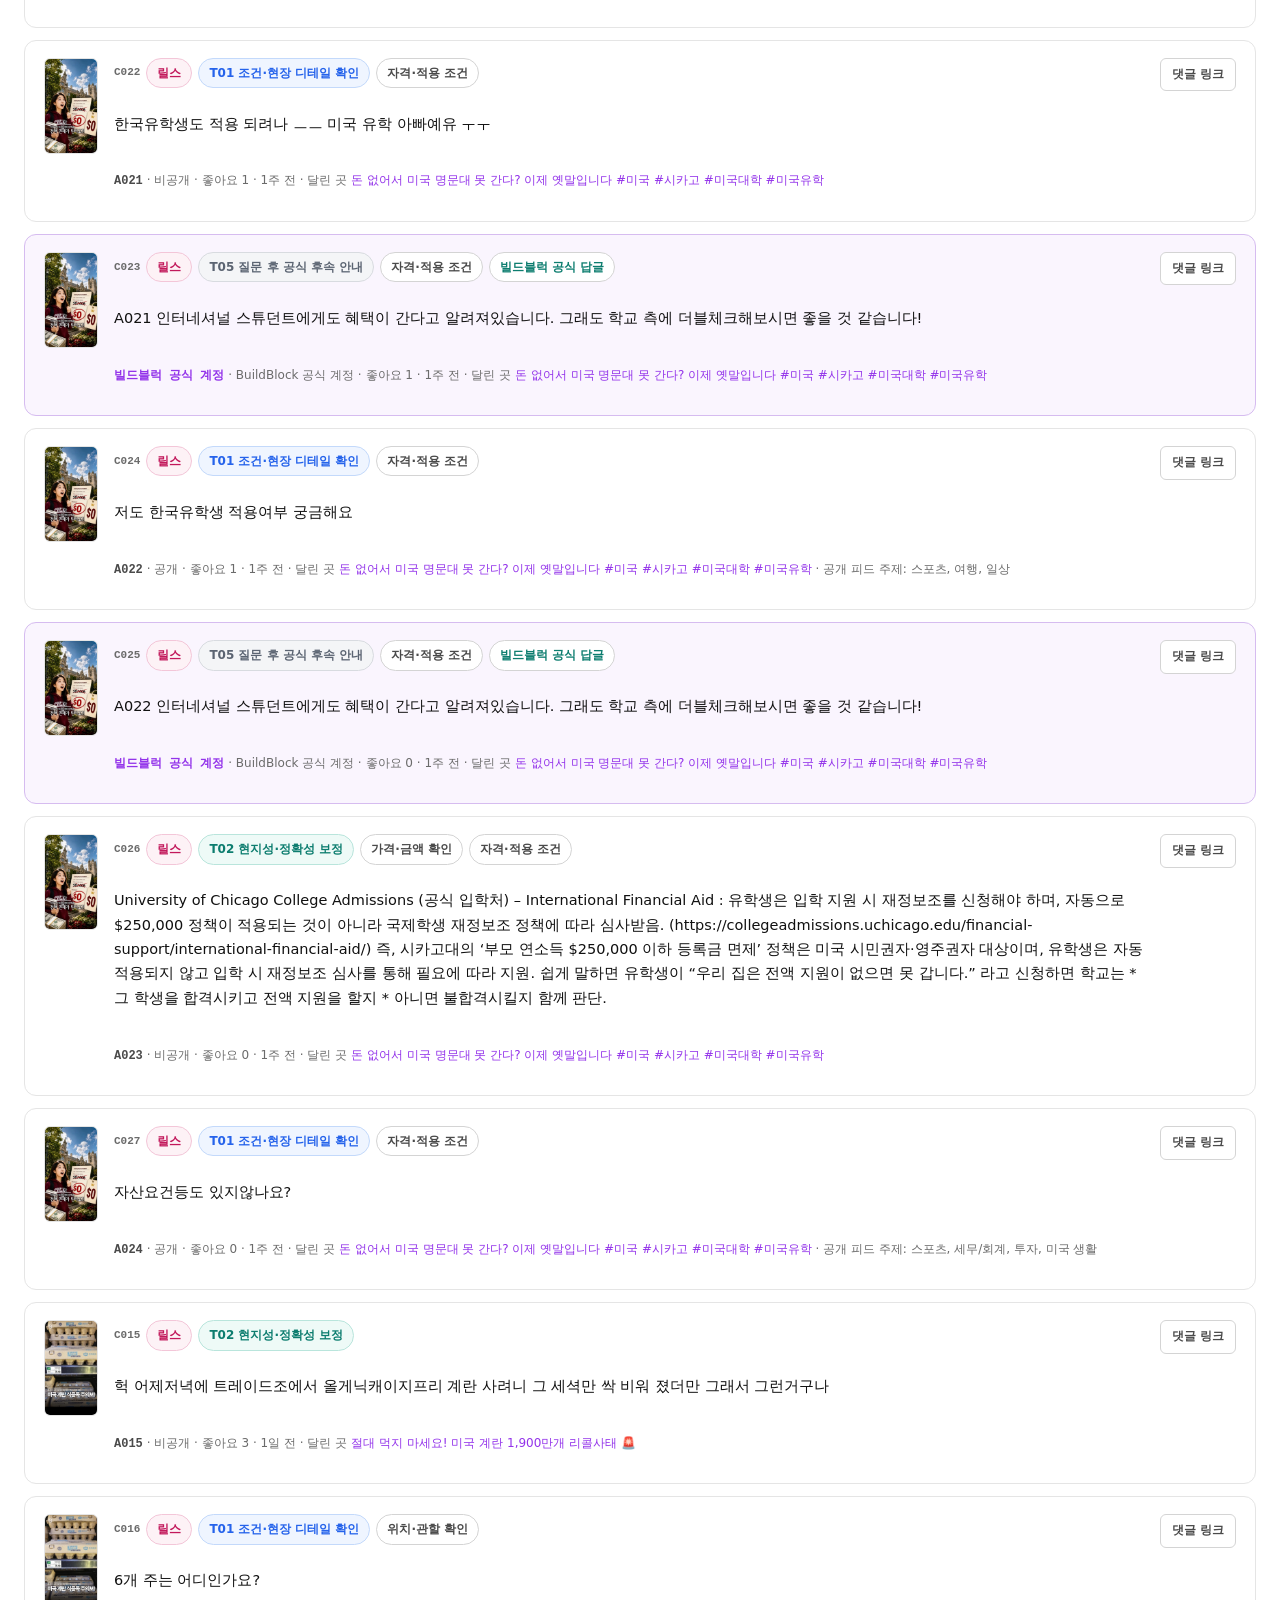
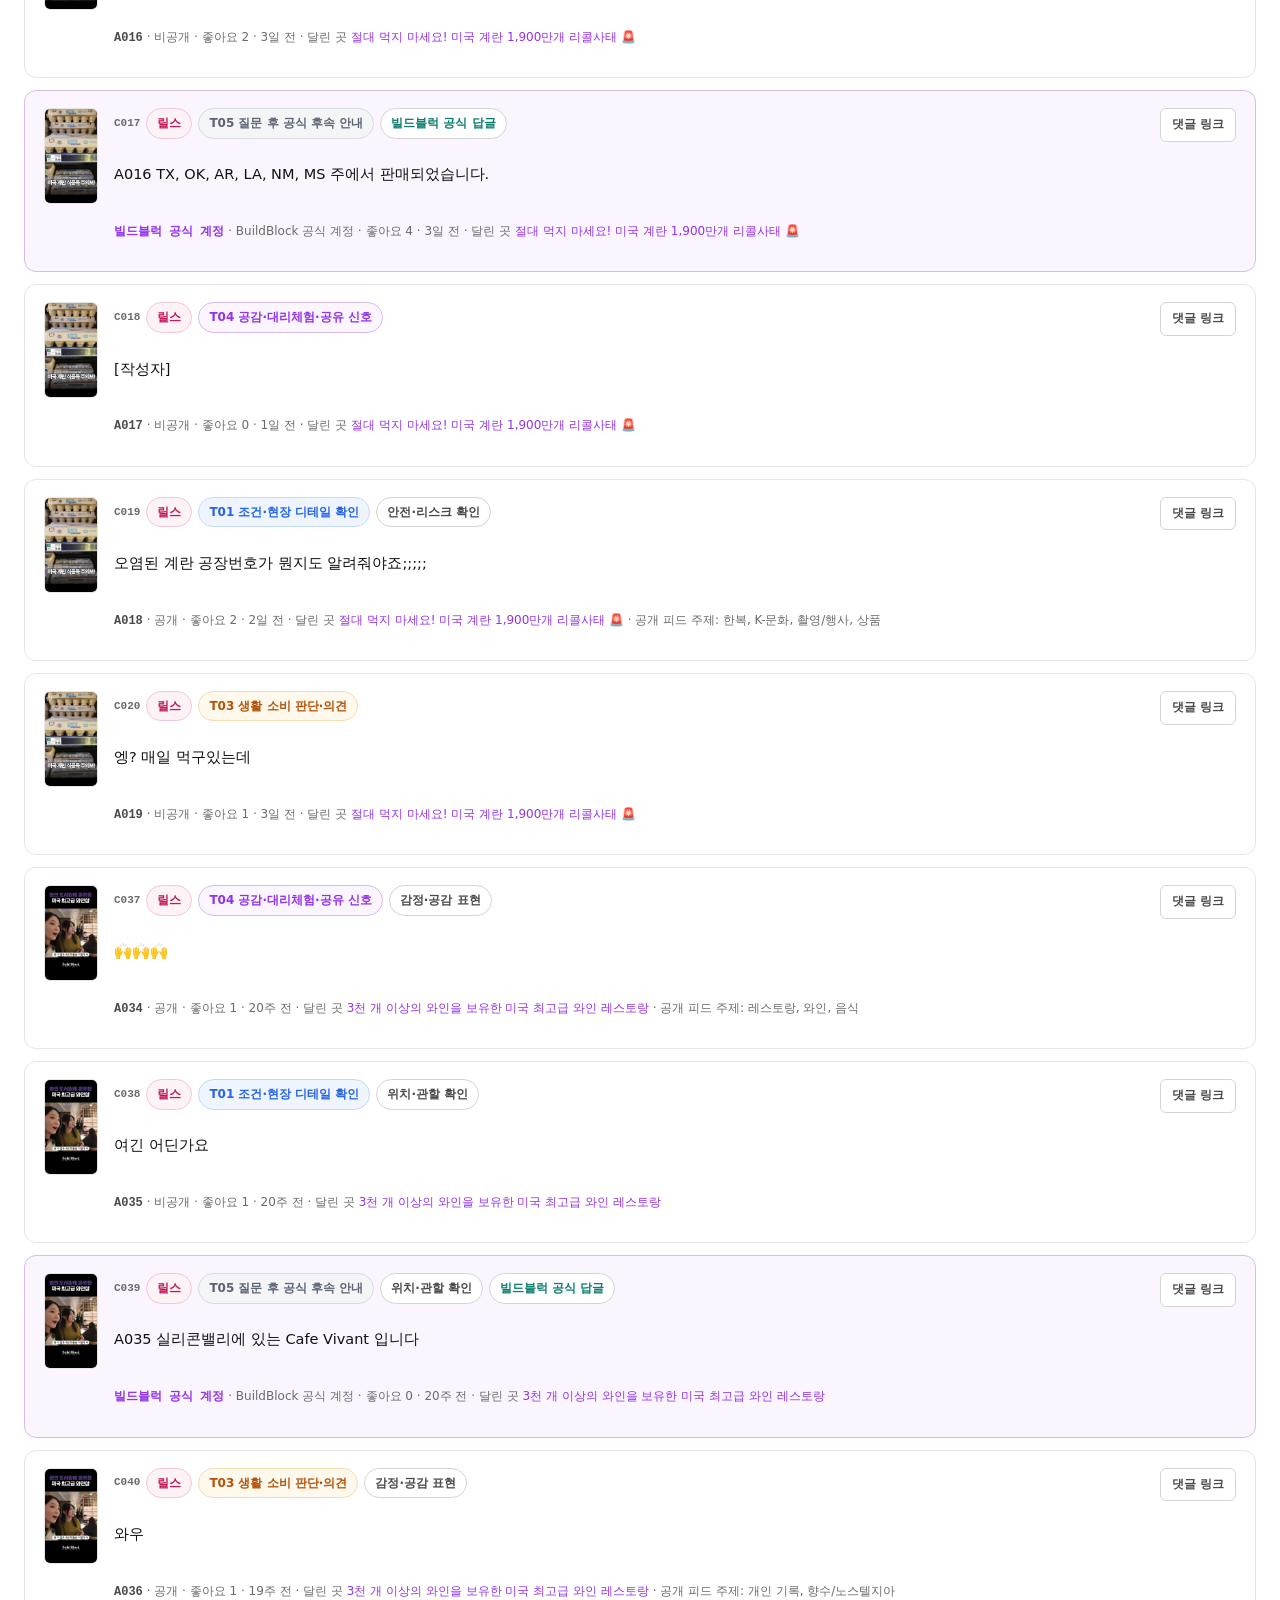
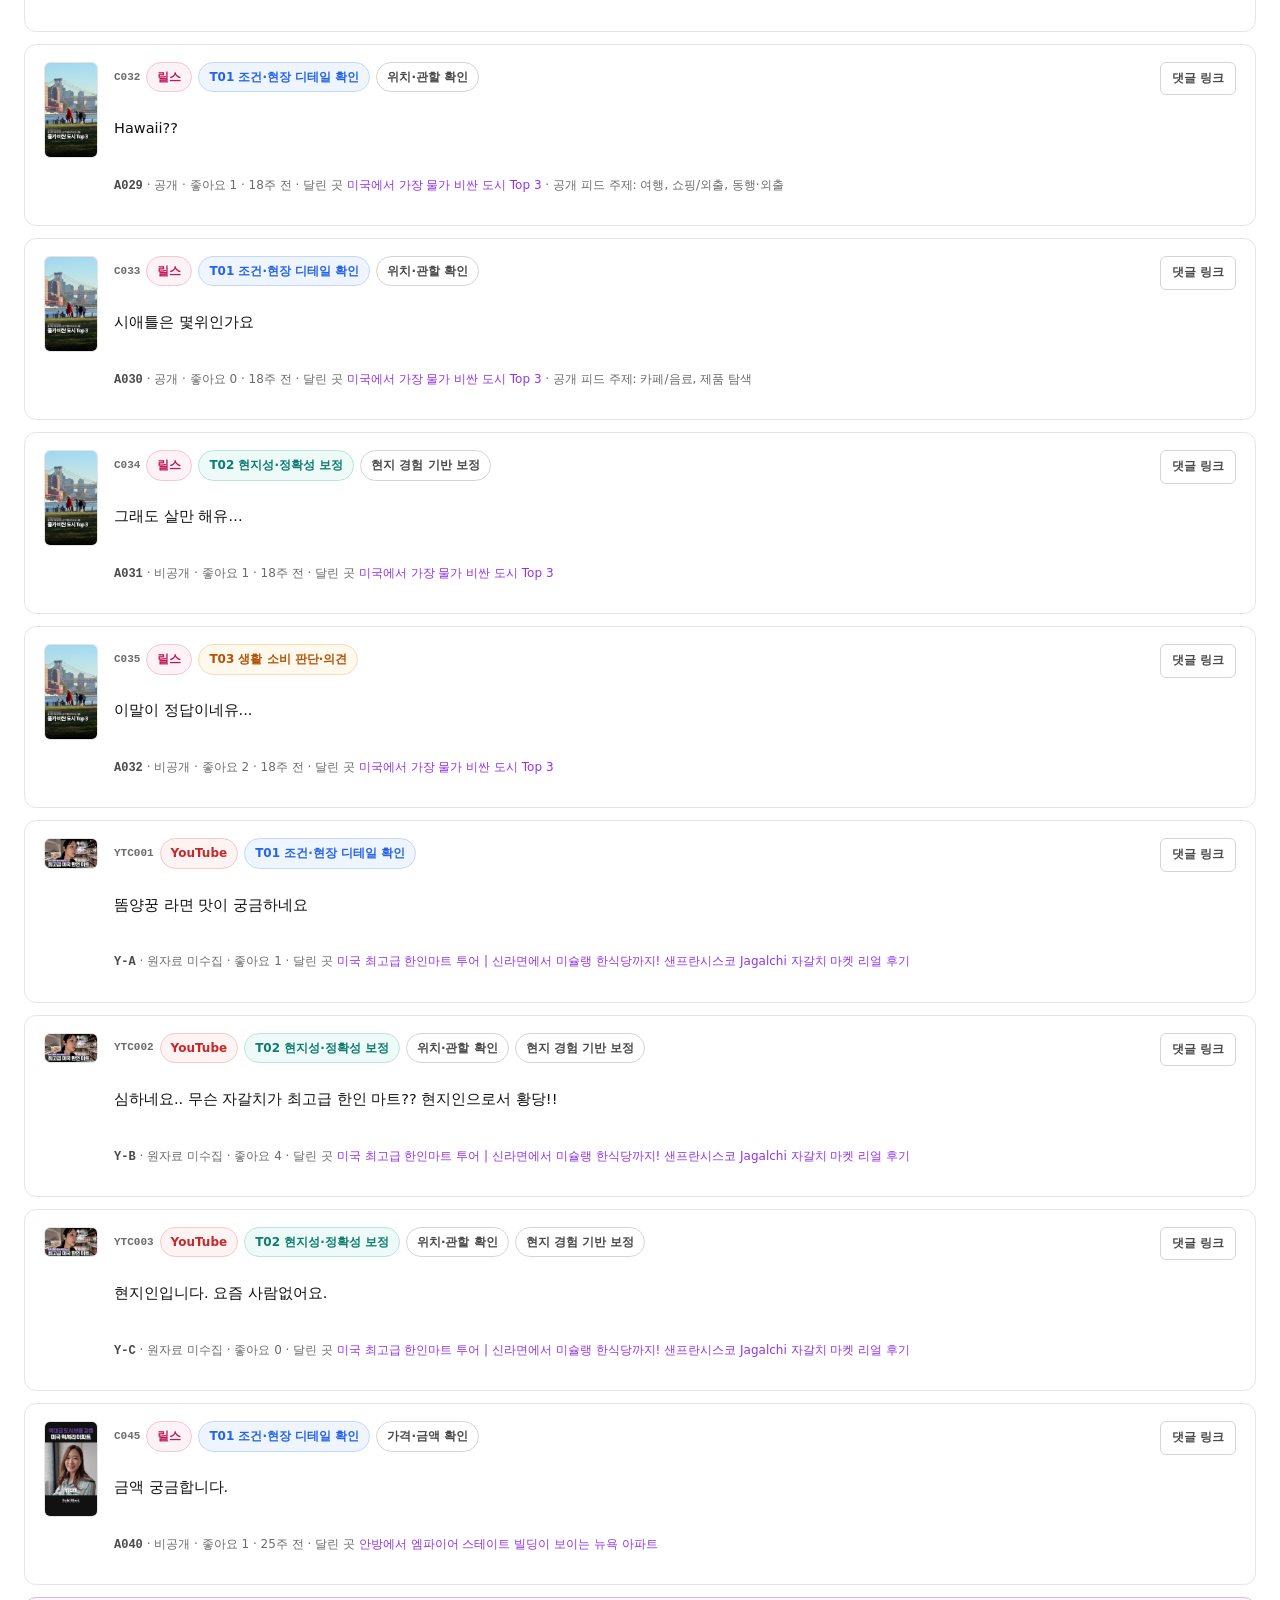
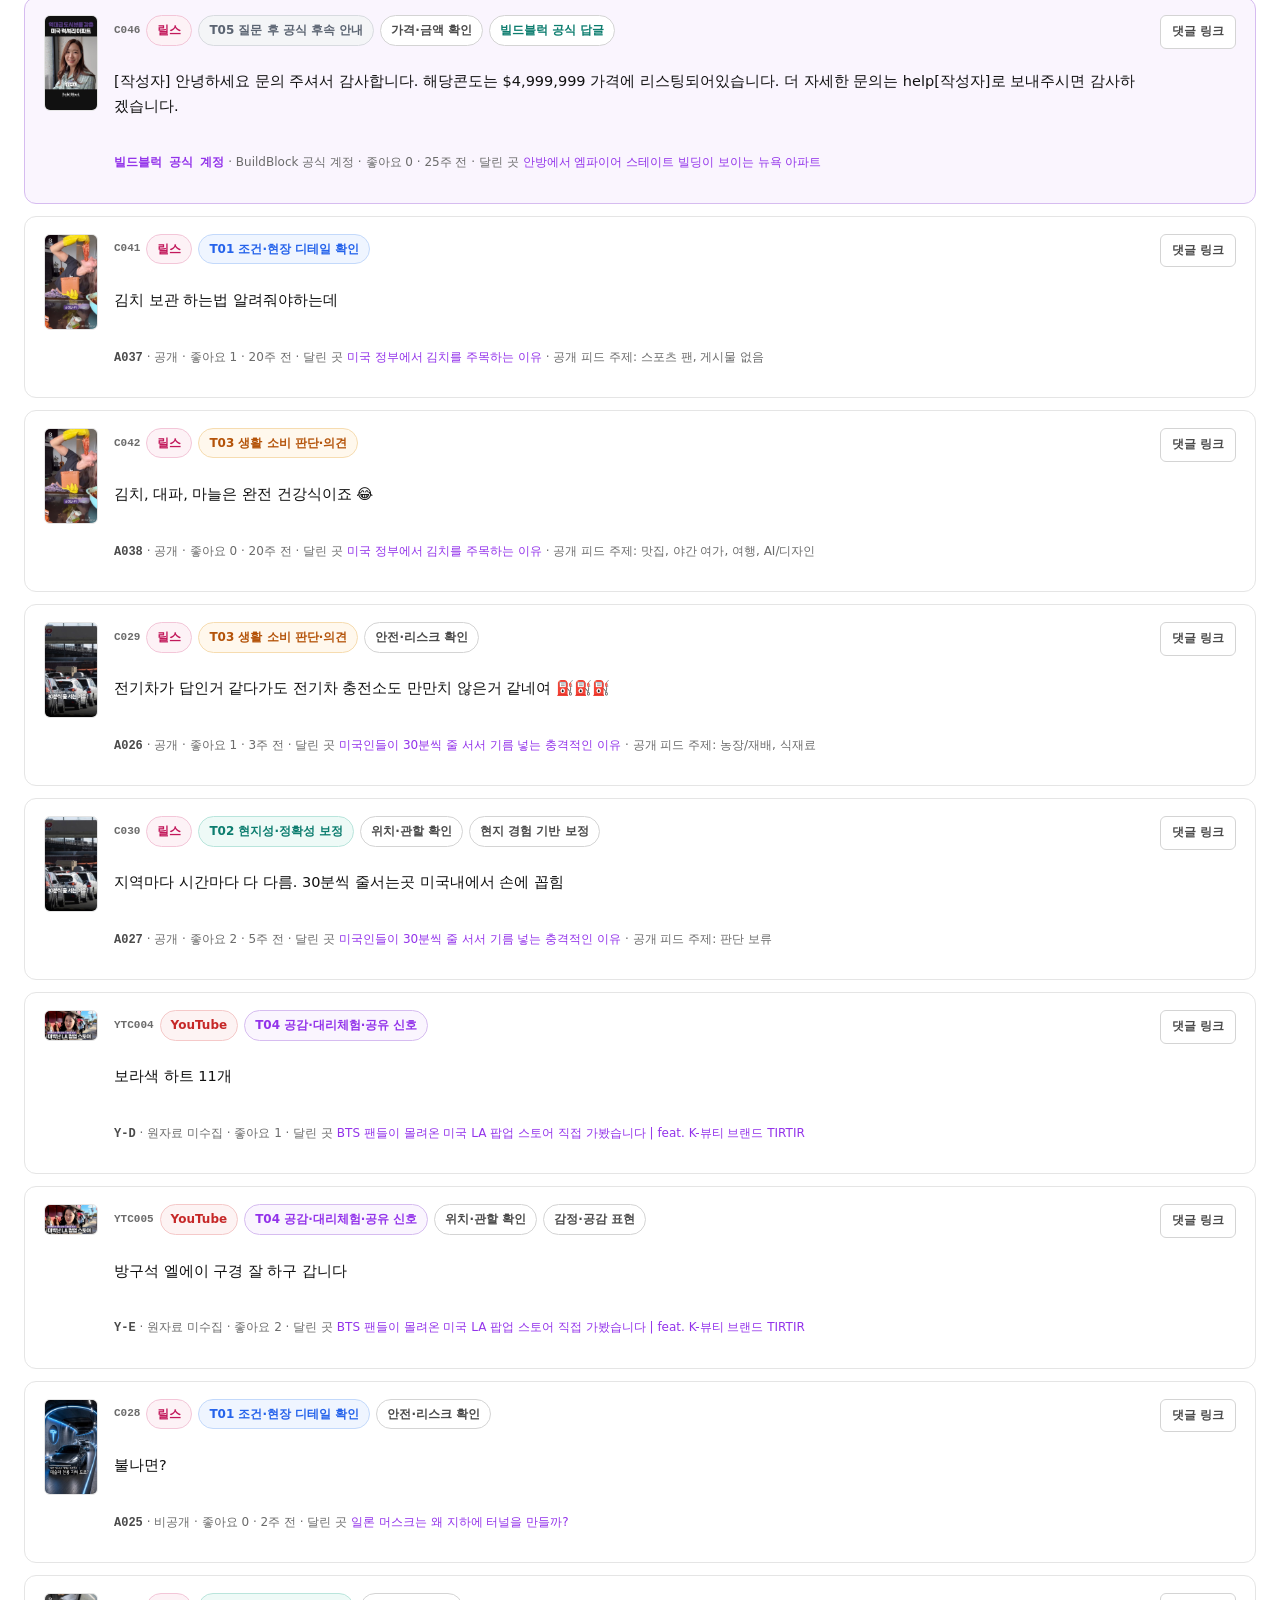
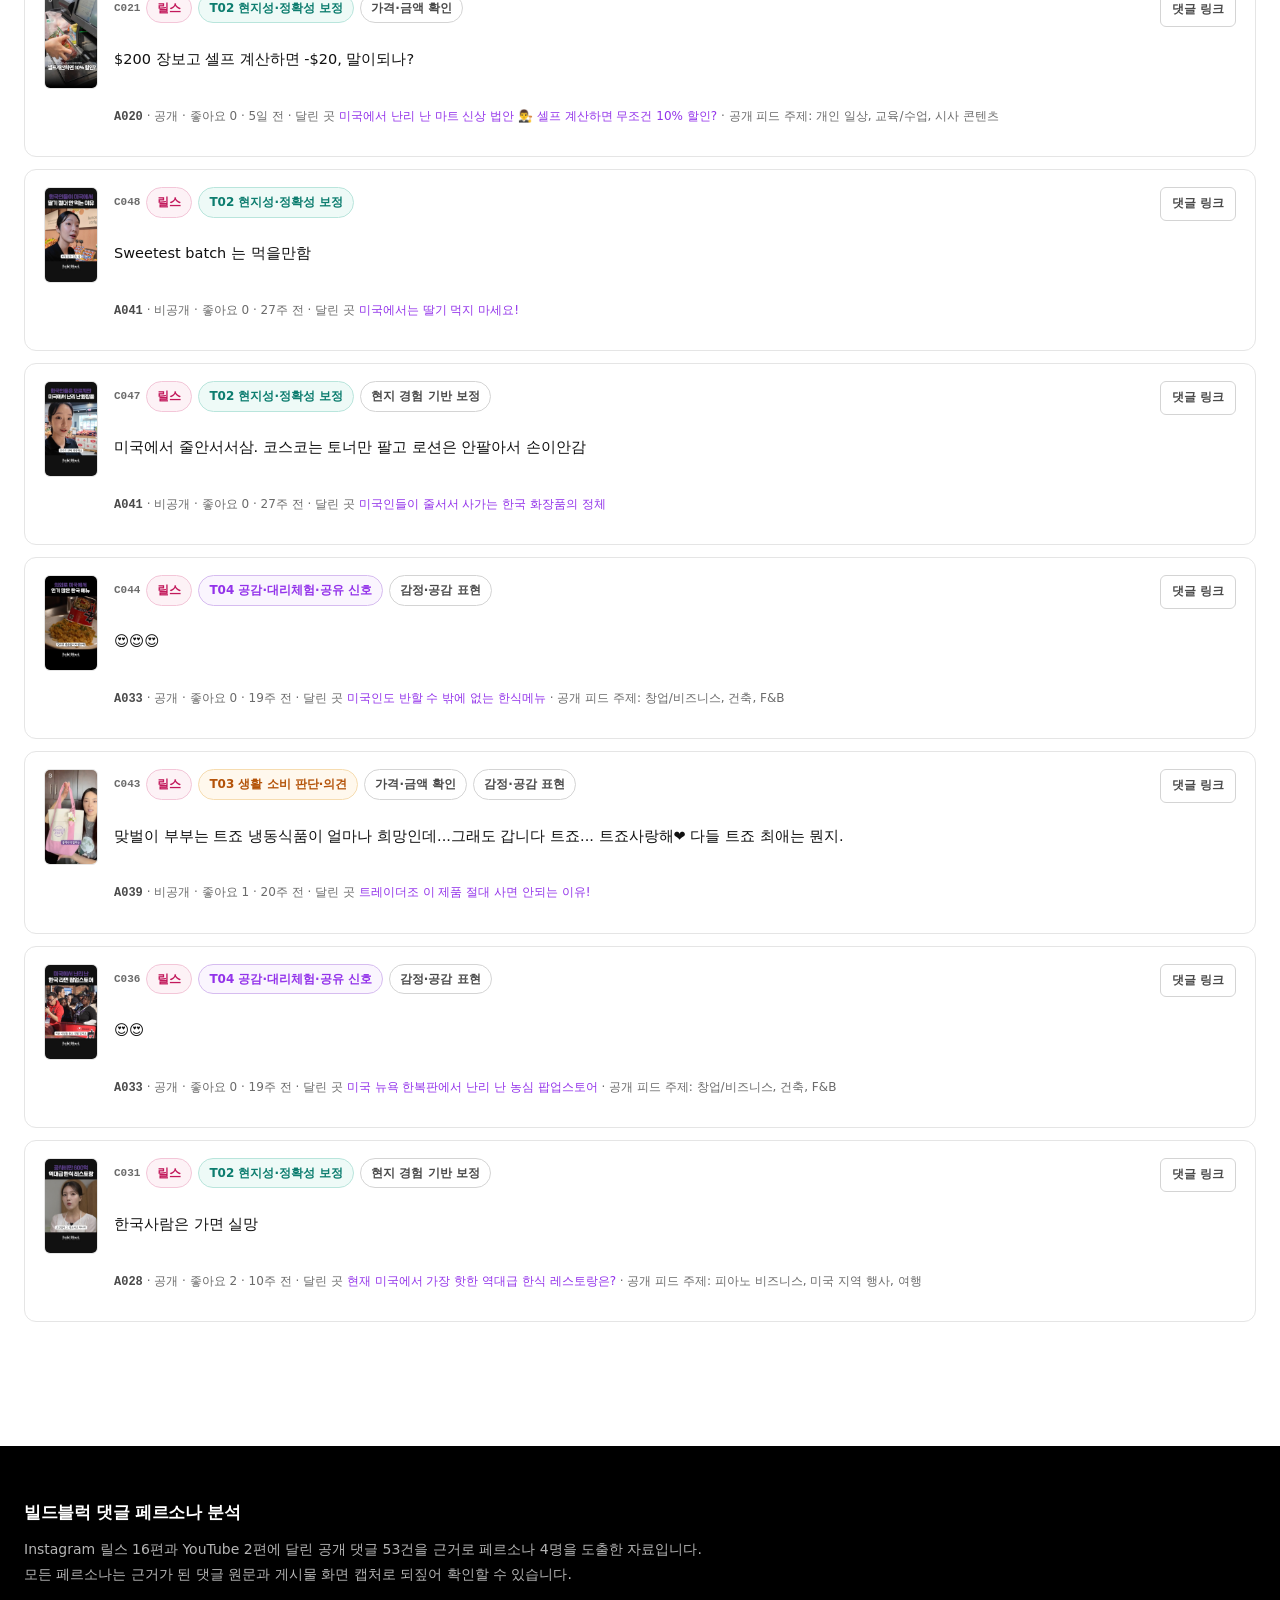
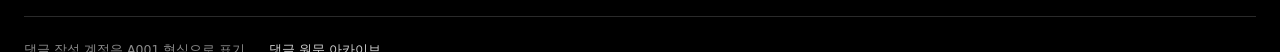
<file: archive/index.html>
<!doctype html>
<html lang="ko">
<head>
<meta charset="utf-8">
<meta name="viewport" content="width=device-width, initial-scale=1">
<meta name="robots" content="noindex, nofollow">
<title>댓글 원문 아카이브 · 빌드블럭 댓글 페르소나 분석</title>
<meta name="description" content="빌드블럭 Instagram 릴스와 YouTube 영상에 달린 공개 댓글 53건의 원문, 작성 계정, 달린 게시물, 주제 분류, 화면 캡처 아카이브.">
<link rel="stylesheet" href="../styles.css?v=20260814130337">
</head>
<body data-root="..">
<a class="skip-link" href="#main">본문으로 이동</a>

<header class="site-header">
  <div class="shell header-inner">
    <a class="doc-title" href="../">빌드블럭 댓글 페르소나 분석</a>
    <nav class="site-nav" aria-label="섹션 탐색">
      <a href="../#contents">분석 콘텐츠</a>
      <a href="../#personas">페르소나</a>
      <a href="../#themes">반복 주제</a>
      <a href="../#method">분석 방법</a>
      <a href="../#plans">기획안</a>
      <a href="../#by-content">영상별 분석</a>
      <a href="./" class="is-active">댓글 원문</a>
    </nav>
  </div>
</header>

<main id="main">
  <section class="hero" style="padding:44px 0 30px">
    <div class="shell">
      <p class="eyebrow">Evidence Archive</p>
      <h1 style="font-size:clamp(24px,3.4vw,34px)">댓글 원문 아카이브</h1>
      <p class="hero-copy">분석에 쓰인 댓글 53건 전체입니다. 원문, 작성 계정과 공개 여부, 어느 게시물에 달렸는지, 어떤 주제·키워드 신호로 분류됐는지를 함께 봅니다. <b>캡처 검증</b>을 누르면 그 댓글이 실제로 화면에 있는 상태를 확인할 수 있습니다.</p>
    </div>
  </section>

  <section class="section" style="padding-top:26px;border-bottom:none">
    <div class="shell">
      <div class="archive-controls">
        <input type="search" id="f-q" placeholder="댓글 원문·계정·게시물 제목 검색" aria-label="댓글 검색">
        <select id="f-platform" aria-label="플랫폼 필터">
          <option value="">플랫폼 전체</option>
          <option value="Instagram">Instagram 릴스</option>
          <option value="YouTube">YouTube</option>
        </select>
        <select id="f-theme" aria-label="주제 필터"></select>
        <select id="f-kw" aria-label="키워드 신호 필터"></select>
        <select id="f-content" aria-label="콘텐츠 필터"></select>
        <label for="f-sort">정렬</label>
        <select id="f-sort" aria-label="정렬">
          <option value="content">영상순</option>
          <option value="theme">주제순</option>
          <option value="likes">공감순</option>
          <option value="length">길이순</option>
          <option value="id">수집순</option>
        </select>
        <button class="filter-btn" id="f-reset">초기화</button>
        <span class="result-count" id="result-count"></span>
      </div>
      <p class="note" id="filter-note" style="display:none"></p>
      <div class="archive-list" id="archive-list"></div>
    </div>
  </section>
</main>

<footer class="site-footer">
  <div class="shell">
    <p class="footer-title">빌드블럭 댓글 페르소나 분석</p>
    <p class="footer-desc">Instagram 릴스 16편과 YouTube 2편에 달린 공개 댓글 53건을 근거로 페르소나 4명을 도출한 자료입니다. 모든 페르소나는 근거가 된 댓글 원문과 게시물 화면 캡처로 되짚어 확인할 수 있습니다.</p>
    <div class="footer-bottom">
      <span>댓글 작성 계정은 A001 형식으로 표기</span>
      <a href="./">댓글 원문 아카이브</a>
    </div>
  </div>
</footer>

<button class="to-top" id="to-top" aria-label="맨 위로 이동">
  <svg viewBox="0 0 24 24" fill="none" stroke="currentColor" stroke-width="2.2" stroke-linecap="round" stroke-linejoin="round" aria-hidden="true"><line x1="12" y1="19" x2="12" y2="5"/><polyline points="5 12 12 5 19 12"/></svg>
</button>

<div class="lightbox" id="lightbox" role="dialog" aria-modal="true" aria-label="댓글 화면 캡처">
  <div class="lb-inner">
    <div class="lb-bar">
      <div class="lb-info" id="lb-info"></div>
      <button class="lb-close" id="lb-close" aria-label="닫기">✕</button>
    </div>
    <img class="lb-img" id="lb-img" alt="">
    <p class="lb-hash" id="lb-hash"></p>
  </div>
</div>

<script src="../data/report-data.js?v=20260814130337"></script>
<script src="../app.js?v=20260814130337"></script>
</body>
</html>
</file>
<file: styles.css>
/* 빌드블럭 릴스·유튜브 댓글 페르소나 분석
   BuildBlock 브랜드 UI 기준 — 검정 헤더·푸터 / 흰 본문 / 퍼플 단일 강조
   스타일 계열: Swiss Modernism 2.0 (그리드, 수학적 간격, 단일 액센트) */

:root {
  /* 브랜드 코어 */
  --black: #000000;
  --white: #ffffff;

  /* 퍼플 — 유일한 강조색 */
  --pp: #9333ea;          /* 주 강조: 버튼, 활성 내비, 링크 */
  --pp-bright: #a855f7;   /* 헤드라인, 체크 아이콘 */
  --pp-deep: #7e22ce;     /* hover */
  --pp-pale: #faf5fe;     /* 필 배경 */
  --pp-panel: #e6d7f7;    /* 큰 패널 배경 */
  --pp-line: #d6bcf0;     /* 퍼플 테두리 */
  --pp-soft: rgba(147, 51, 234, 0.08);

  /* 중립 */
  --surface: #f7f7f8;
  --surface-2: #f0f0f2;
  --line: #e5e5e5;
  --line-strong: #d4d4d4;

  /* 텍스트 — 흰 배경 기준 4.5:1 이상 */
  --text: #111111;        /* 18.9:1 */
  --text-mid: #4a4a4a;    /* 8.9:1  */
  --text-dim: #6b6b6b;    /* 5.4:1  */

  /* 주제 색 — 흰 배경에서 대비 확보한 값 */
  --t1: #2563eb;
  --t2: #0d7d6f;
  --t3: #b45309;
  --t4: #9333ea;
  --t5: #5b6472;
  --ok: #0d7d6f;

  --ig: #c2185b;
  --yt: #c62828;

  --radius: 12px;
  --radius-sm: 8px;
  --shell: 1260px;
  --header-h: 68px;

  --font: -apple-system, BlinkMacSystemFont, "Apple SD Gothic Neo", "Pretendard",
    "Noto Sans KR", "Malgun Gothic", system-ui, sans-serif;
  --mono: ui-monospace, SFMono-Regular, "SF Mono", Menlo, monospace;
}

* { box-sizing: border-box; }

html { scroll-behavior: smooth; scroll-padding-top: calc(var(--header-h) + 16px); }

body {
  margin: 0;
  background: var(--white);
  color: var(--text);
  font-family: var(--font);
  font-size: 16px;
  line-height: 1.72;
  -webkit-font-smoothing: antialiased;
  word-break: keep-all;
}

a { color: var(--pp); text-decoration: none; }
a:hover { color: var(--pp-deep); text-decoration: underline; }

h1, h2, h3, h4 { line-height: 1.32; margin: 0; letter-spacing: -0.025em; font-weight: 700; }

.shell { width: min(100% - 48px, var(--shell)); margin-inline: auto; }

.skip-link {
  position: absolute; left: -9999px; top: 0; background: var(--pp);
  color: #fff; padding: 10px 16px; border-radius: 0 0 8px 0; z-index: 300; font-weight: 700;
}
.skip-link:focus { left: 0; }

:focus-visible { outline: 2px solid var(--pp); outline-offset: 2px; }

/* ---------- 헤더 (검정) ---------- */
.site-header {
  position: sticky; top: 0; z-index: 100;
  background: var(--black);
  height: var(--header-h);
  display: flex; align-items: center;
}
/* width를 다시 주면 .shell의 최대 폭이 덮여 헤더가 본문 컬럼과 어긋난다. */
.header-inner { display: flex; align-items: center; gap: 24px; }

/* 사이트 로고가 아니라 문서 제목이다. */
.doc-title {
  color: #fff; font-size: 15.5px; font-weight: 700; letter-spacing: -0.02em;
  white-space: nowrap; flex-shrink: 0;
}
.doc-title:hover { color: #fff; text-decoration: none; opacity: 0.75; }

.site-nav { display: flex; gap: 4px; margin-left: auto; overflow-x: auto; scrollbar-width: none; }
.site-nav::-webkit-scrollbar { display: none; }
.site-nav a {
  color: #fff; font-size: 13.5px; font-weight: 700; white-space: nowrap;
  padding: 8px 16px; letter-spacing: 0.01em; border-radius: 4px;
  transition: background-color 200ms, color 200ms;
}
.site-nav a:hover { background: #1c1c1c; color: #fff; text-decoration: none; }
.site-nav a.is-active { background: var(--pp); color: #fff; }

/* ---------- 히어로 ---------- */
.hero { padding: 76px 0 52px; }
.eyebrow {
  color: var(--pp); font-size: 12.5px; font-weight: 800;
  letter-spacing: 0.14em; text-transform: uppercase; margin: 0 0 18px;
}
.hero h1 {
  font-size: clamp(30px, 4.4vw, 50px); max-width: 22ch; margin-bottom: 26px;
  letter-spacing: -0.035em; line-height: 1.22;
}
.hero-rule { height: 1px; background: var(--line); margin: 0 0 30px; }
.hero-copy { color: var(--text-mid); font-size: 16.5px; max-width: 74ch; margin: 0 0 10px; }
.hero-copy b { color: var(--text); font-weight: 700; }

/* ---------- 지표 ---------- */
.metric-grid {
  display: grid; gap: 14px; margin-top: 40px;
  grid-template-columns: repeat(auto-fit, minmax(min(160px, 100%), 1fr));
}
.metric {
  background: var(--white); border: 1px solid var(--line); border-radius: var(--radius);
  padding: 20px;
}
.metric-value { font-size: 32px; font-weight: 800; letter-spacing: -0.04em; line-height: 1.05; color: var(--text); }
.metric-value small { font-size: 15px; color: var(--text-dim); font-weight: 700; margin-left: 3px; }
.metric-label { color: var(--text); font-size: 13.5px; font-weight: 700; margin-top: 10px; }
.metric-note { color: var(--text-dim); font-size: 12.5px; line-height: 1.55; margin-top: 4px; }

/* ---------- 섹션 ---------- */
.section { padding: 76px 0; border-top: 1px solid var(--line); }
.section-head { max-width: 84ch; margin-bottom: 34px; }
.section-head h2 { font-size: clamp(23px, 2.9vw, 33px); margin-bottom: 14px; letter-spacing: -0.03em; }
.section-head p { color: var(--text-mid); margin: 0; font-size: 15.5px; }
.section-head p b { color: var(--text); font-weight: 700; }
.section-num {
  display: inline-block; font-family: var(--mono); font-size: 12px; font-weight: 700;
  color: var(--pp); background: var(--pp-soft); border-radius: 4px;
  padding: 4px 9px; margin-bottom: 14px; letter-spacing: 0.08em;
}

/* ---------- 공통 파츠 ---------- */
.chip {
  display: inline-flex; align-items: center; gap: 5px; font-size: 12px; font-weight: 700;
  padding: 4px 10px; border-radius: 999px; border: 1px solid var(--line-strong);
  background: var(--white); color: var(--text-mid); white-space: nowrap;
}
.chip.ig { color: var(--ig); background: #fdf2f6; border-color: #f3c6d8; }
.chip.yt { color: var(--yt); background: #fdf3f3; border-color: #f5c9c9; }
.chip.t-T01 { color: var(--t1); background: #eff5ff; border-color: #c3d9fb; }
.chip.t-T02 { color: var(--t2); background: #eefaf7; border-color: #b9e5dc; }
.chip.t-T03 { color: var(--t3); background: #fff8ed; border-color: #f6dcb0; }
.chip.t-T04 { color: var(--t4); background: var(--pp-pale); border-color: var(--pp-line); }
.chip.t-T05 { color: var(--t5); background: #f4f5f7; border-color: #d8dbe0; }
.chip-row { display: flex; flex-wrap: wrap; gap: 6px; }

.note {
  border-left: 3px solid var(--pp-line); padding: 12px 0 12px 16px;
  color: var(--text-dim); font-size: 13.5px; line-height: 1.65; margin: 22px 0 0;
  background: var(--pp-pale); border-radius: 0 var(--radius-sm) var(--radius-sm) 0;
  padding-right: 16px;
}
.note b { color: var(--text-mid); }

.btn {
  display: inline-flex; align-items: center; gap: 8px; border: 1px solid var(--line-strong);
  background: var(--white); color: var(--text); border-radius: 6px;
  padding: 11px 20px; font-size: 14px; font-weight: 700; cursor: pointer;
  font-family: inherit; transition: background-color 200ms, border-color 200ms, color 200ms;
}
.btn:hover { border-color: var(--black); background: var(--surface); color: var(--text); text-decoration: none; }
.btn-primary { background: var(--pp); border-color: var(--pp); color: #fff; }
.btn-primary:hover { background: var(--pp-deep); border-color: var(--pp-deep); color: #fff; }

/* ---------- 1. 분석 콘텐츠 ---------- */
.filter-bar { display: flex; flex-wrap: wrap; gap: 8px; margin-bottom: 24px; align-items: center; }
.filter-btn {
  border: 1px solid var(--line-strong); background: var(--white); color: var(--text-mid);
  border-radius: 999px; padding: 7px 16px; font-size: 13px; font-weight: 700;
  cursor: pointer; font-family: inherit; transition: background-color 200ms, border-color 200ms, color 200ms;
}
.filter-btn:hover { color: var(--text); border-color: var(--black); }
.filter-btn.is-active { background: var(--pp); border-color: var(--pp); color: #fff; }

.content-grid {
  display: grid; gap: 18px;
  grid-template-columns: repeat(auto-fill, minmax(min(200px, 100%), 1fr));
}
.content-card {
  background: var(--white); border: 1px solid var(--line); border-radius: var(--radius);
  overflow: hidden; display: flex; flex-direction: column; cursor: pointer;
  transition: border-color 200ms, box-shadow 200ms;
}
.content-card:hover { border-color: var(--pp-line); box-shadow: 0 6px 20px rgba(0, 0, 0, 0.07); }
.thumb-wrap { position: relative; background: var(--surface-2); overflow: hidden; }
.thumb-wrap.ig { aspect-ratio: 9 / 16; }
.thumb-wrap.yt { aspect-ratio: 16 / 9; }
.thumb-wrap img { width: 100%; height: 100%; object-fit: cover; display: block; }
.thumb-badge {
  position: absolute; top: 10px; left: 10px; font-size: 11px; font-weight: 800;
  padding: 4px 9px; border-radius: 4px; background: rgba(0, 0, 0, 0.78); color: #fff;
}
.thumb-count {
  position: absolute; bottom: 10px; right: 10px; font-size: 11.5px; font-weight: 800;
  padding: 4px 10px; border-radius: 999px; background: rgba(0, 0, 0, 0.78); color: #fff;
}
.content-body { padding: 15px 16px 17px; display: flex; flex-direction: column; gap: 10px; flex: 1; }
.content-title { font-size: 13.5px; font-weight: 700; line-height: 1.5; }
.content-title a { color: var(--text); }
.content-title a:hover { color: var(--pp); }
.content-stats {
  display: flex; flex-wrap: wrap; gap: 4px 14px; color: var(--text-dim);
  font-size: 11.5px; font-family: var(--mono); margin-top: auto;
}

/* ---------- 2. 페르소나 ---------- */
.persona-list { display: flex; flex-direction: column; gap: 22px; }
.persona-card {
  background: var(--white); border: 1px solid var(--line); border-radius: 14px; overflow: hidden;
}
.persona-head {
  padding: 24px 26px; border-bottom: 1px solid var(--line);
  display: flex; flex-wrap: wrap; gap: 16px; align-items: center;
  background: var(--pp-pale);
}
.persona-avatar {
  width: 46px; height: 46px; border-radius: 10px; display: grid; place-items: center;
  font-size: 16px; font-weight: 800; color: #fff; flex-shrink: 0;
}
.persona-label {
  font-size: 11px; font-weight: 800; letter-spacing: 0.1em; color: var(--pp);
  text-transform: uppercase; margin-bottom: 4px;
}
.persona-head h3 { font-size: 21px; }
.persona-head .sub { color: var(--text-dim); font-size: 13px; margin-top: 3px; }
.persona-head .stat { margin-left: auto; text-align: right; font-family: var(--mono); }
.persona-head .stat b { font-size: 24px; color: var(--text); }
.persona-head .stat span { display: block; font-size: 11.5px; color: var(--text-dim); }
.stat-jump {
  display: inline-block; margin-top: 6px; font-size: 11.5px; font-weight: 700;
  color: var(--pp); font-family: var(--font); white-space: nowrap;
}

.persona-oneline {
  margin: 0; padding: 17px 26px; font-size: 15.5px; color: var(--text);
  background: var(--white); border-bottom: 1px solid var(--line); line-height: 1.7; font-weight: 600;
}

.persona-body { padding: 24px 26px; display: grid; gap: 22px; grid-template-columns: 1fr 1fr; }
.persona-fields { display: flex; flex-direction: column; gap: 16px; min-width: 0; }
.persona-side { display: flex; flex-direction: column; gap: 16px; min-width: 0; }

.field { display: flex; flex-direction: column; gap: 4px; }
.field-label {
  font-size: 11px; font-weight: 800; letter-spacing: 0.09em; text-transform: uppercase;
  color: var(--text-dim); display: flex; align-items: center;
}
.field-body { font-size: 14.5px; color: var(--text-mid); line-height: 1.72; overflow-wrap: anywhere; }
.field-body strong { color: var(--text); font-weight: 700; }

.field-label .fn {
  display: inline-grid; place-items: center; width: 17px; height: 17px; border-radius: 4px;
  background: var(--pp); border: none; color: #fff;
  font-size: 10px; font-style: normal; margin-right: 7px; vertical-align: -2px; font-weight: 800;
}
.field-label .tag {
  font-style: normal; margin-left: 8px; font-size: 10px; letter-spacing: 0.04em;
  background: var(--surface-2); color: var(--text-dim); border-radius: 3px; padding: 2px 6px;
}
details.basis {
  border: 1px solid var(--line); border-radius: var(--radius-sm); background: var(--surface);
  margin-top: -6px;
}
details.basis > summary {
  cursor: pointer; padding: 10px 14px; font-size: 12.5px; font-weight: 700;
  color: var(--text-mid); list-style: none; display: flex; align-items: center; gap: 7px;
}
details.basis > summary::-webkit-details-marker { display: none; }
details.basis > summary::marker { content: ""; }
details.basis > summary::before { content: "▸"; font-size: 11px; color: var(--pp); }
details.basis[open] > summary::before { content: "▾"; }
details.basis > summary:hover { color: var(--text); }
details.basis p {
  margin: 0; padding: 0 14px 14px; font-size: 12.5px; color: var(--text-mid); line-height: 1.72;
}

.flow { background: var(--surface); border: 1px solid var(--line); border-radius: var(--radius); padding: 18px 20px; }
.flow-title {
  font-size: 11px; font-weight: 800; letter-spacing: 0.09em; text-transform: uppercase;
  color: var(--text-dim); margin-bottom: 14px;
}
.flow-steps { display: flex; flex-direction: column; }
.flow-step { display: flex; gap: 13px; }
.flow-rail { display: flex; flex-direction: column; align-items: center; flex-shrink: 0; }
.flow-node {
  width: 22px; height: 22px; border-radius: 50%; display: grid; place-items: center;
  font-size: 10.5px; font-weight: 800; color: #fff; margin-top: 3px;
}
.flow-line { width: 2px; flex: 1; background: var(--line-strong); min-height: 12px; }
.flow-text { padding-bottom: 15px; min-width: 0; }
.flow-step:last-child .flow-text { padding-bottom: 0; }
.flow-kind { font-size: 11.5px; font-weight: 800; color: var(--text); letter-spacing: 0.02em; }
.flow-body { font-size: 13.5px; color: var(--text-mid); line-height: 1.65; }

.search-list { display: flex; flex-direction: column; gap: 8px; }
.search-item {
  display: flex; align-items: flex-start; gap: 11px; background: var(--white);
  border: 1px solid var(--line-strong); border-radius: 8px; padding: 11px 14px;
  font-size: 13.5px; color: var(--text); line-height: 1.55;
}
.search-icon { color: var(--pp); flex-shrink: 0; display: flex; margin-top: 2px; }
.search-icon svg { width: 15px; height: 15px; }

.evidence-block { border-top: 1px solid var(--line); background: var(--surface); padding: 22px 26px 26px; }
.evidence-head { display: flex; flex-wrap: wrap; gap: 10px; align-items: baseline; margin-bottom: 15px; }
.evidence-head h4 { font-size: 15px; }
.evidence-head .count { color: var(--text-dim); font-size: 12.5px; font-family: var(--mono); }
.evidence-grid { display: grid; gap: 12px; grid-template-columns: repeat(auto-fit, minmax(min(260px, 100%), 1fr)); }
.ev-card {
  background: var(--white); border: 1px solid var(--line); border-radius: var(--radius-sm);
  padding: 14px 15px; display: flex; flex-direction: column; gap: 10px;
}
.ev-top { display: flex; align-items: center; gap: 7px; flex-wrap: wrap; }
.ev-id { font-family: var(--mono); font-size: 11px; color: var(--text-dim); font-weight: 700; }
/* 댓글 원문에 긴 URL이 섞여 있어 끊기지 않으면 카드를 밀어낸다.
   body의 word-break:keep-all은 유지하고, 한 토큰이 안 들어갈 때만 강제로 끊는다. */
.ev-text { font-size: 13.5px; color: var(--text); line-height: 1.65; overflow-wrap: anywhere; }
.ev-src { font-size: 11.5px; color: var(--text-dim); line-height: 1.5; }
.ev-src b { color: var(--text-mid); }
.ev-actions { display: flex; gap: 7px; flex-wrap: wrap; margin-top: 2px; }
.ev-btn {
  border: 1px solid var(--line-strong); background: var(--white); color: var(--text-mid);
  border-radius: 6px; padding: 6px 11px; font-size: 11.5px; font-weight: 700;
  cursor: pointer; font-family: inherit; display: inline-flex; align-items: center; gap: 5px;
  transition: background-color 200ms, border-color 200ms, color 200ms;
}
.ev-btn:hover { border-color: var(--black); color: var(--text); text-decoration: none; }
.ev-btn.verify { background: var(--pp); border-color: var(--pp); color: #fff; font-weight: 800; }
.ev-btn.verify:hover { background: var(--pp-deep); border-color: var(--pp-deep); color: #fff; }

/* 세부 페르소나 — 스크린샷의 역할 컬럼 패턴 */
details.sub-personas { margin-top: 28px; }
details.sub-personas > summary {
  cursor: pointer; padding: 15px 20px; font-weight: 700; font-size: 14.5px; list-style: none;
  display: flex; align-items: center; gap: 10px; border: 1px solid var(--line);
  border-radius: var(--radius); background: var(--white);
}
details.sub-personas > summary::-webkit-details-marker { display: none; }
details.sub-personas > summary::marker { content: ""; }
details.sub-personas > summary::before { content: "▸"; color: var(--pp); font-size: 12px; }
details.sub-personas[open] > summary::before { content: "▾"; }
details.sub-personas > summary span { color: var(--text-dim); font-weight: 600; font-size: 13px; }
.sub-persona-grid { padding: 20px 0 0; display: grid; gap: 20px; grid-template-columns: repeat(auto-fit, minmax(min(300px, 100%), 1fr)); }
.sub-persona { display: flex; flex-direction: column; }
.sub-persona h4 {
  font-size: 15px; text-align: center; padding: 13px 16px;
  background: var(--pp-pale); border: 1px solid var(--pp-line); border-radius: var(--radius-sm);
  color: var(--text); margin-bottom: 16px;
}
.sub-persona .meta { display: flex; gap: 6px; flex-wrap: wrap; margin-bottom: 12px; }
.sub-persona p {
  font-size: 13px; color: var(--text-mid); margin: 0 0 10px; line-height: 1.65;
  padding-bottom: 10px; border-bottom: 1px solid var(--line);
}
.sub-persona p b { color: var(--text); display: block; margin-bottom: 3px; font-size: 13.5px; }
.sub-persona .q { font-size: 12.5px; color: var(--text-dim); font-family: var(--mono); border-bottom: none; }

/* ---------- 3. 반복 주제 ---------- */
.dist-bar {
  display: flex; height: 48px; border-radius: 8px; overflow: hidden;
  border: 1px solid var(--line); margin-bottom: 12px;
}
.dist-seg {
  display: flex; align-items: center; justify-content: center; font-size: 12px;
  font-weight: 800; color: #fff; cursor: pointer; min-width: 0; overflow: hidden;
  white-space: nowrap; border: none; font-family: inherit;
  transition: filter 200ms;
}
.dist-seg:hover { filter: brightness(1.12); }
.dist-legend { display: flex; flex-wrap: wrap; gap: 6px 20px; color: var(--text-dim); font-size: 12.5px; margin-bottom: 32px; }
.dist-legend span { display: inline-flex; align-items: center; gap: 7px; }
.dot { width: 10px; height: 10px; border-radius: 3px; display: inline-block; }

.theme-grid { display: grid; gap: 16px; grid-template-columns: repeat(auto-fit, minmax(min(320px, 100%), 1fr)); }
.theme-card {
  background: var(--white); border: 1px solid var(--line); border-radius: var(--radius);
  padding: 22px; display: flex; flex-direction: column; gap: 12px;
  border-top: 4px solid var(--line);
}
.theme-card[data-theme="T01"] { border-top-color: var(--t1); }
.theme-card[data-theme="T02"] { border-top-color: var(--t2); }
.theme-card[data-theme="T03"] { border-top-color: var(--t3); }
.theme-card[data-theme="T04"] { border-top-color: var(--t4); }
.theme-card[data-theme="T05"] { border-top-color: var(--t5); }
.theme-top { display: flex; align-items: baseline; justify-content: space-between; gap: 10px; }
.theme-card h3 { font-size: 17.5px; }
.theme-count { font-family: var(--mono); font-size: 13px; color: var(--text-dim); white-space: nowrap; }
.theme-count b { color: var(--text); font-size: 20px; }

/* ---------- 4. 분석 방법 ---------- */
.method-flow { display: grid; gap: 14px; grid-template-columns: repeat(auto-fit, minmax(min(260px, 100%), 1fr)); }
.method-step {
  background: var(--white); border: 1px solid var(--line); border-radius: var(--radius);
  padding: 22px;
}
.method-step .num {
  font-family: var(--mono); font-size: 11.5px; font-weight: 800; color: #fff;
  background: var(--pp); border-radius: 4px; padding: 4px 9px; display: inline-block;
  margin-bottom: 13px; letter-spacing: 0.06em;
}
.method-step h3 { font-size: 16px; margin-bottom: 10px; }
.method-step p { color: var(--text-mid); font-size: 13.5px; margin: 0; line-height: 1.7; }
.method-step .example {
  margin-top: 13px; padding: 11px 13px; background: var(--pp-pale);
  border-radius: var(--radius-sm); border: 1px solid var(--pp-line);
  color: var(--text-mid); font-size: 12.5px; line-height: 1.6;
}
.method-step .example b { color: var(--pp); }

/* ---------- 표 ---------- */
.kw-table-wrap { overflow-x: auto; margin-top: 20px; border: 1px solid var(--line); border-radius: var(--radius); }
.scroll-hint { color: var(--text-dim); font-size: 12.5px; margin: 24px 0 -14px; }
.scroll-hint::before { content: "↔ "; }
table { width: 100%; border-collapse: collapse; font-size: 13.5px; min-width: 760px; background: var(--white); }
thead th {
  text-align: left; background: var(--surface); color: var(--text-mid);
  font-size: 11.5px; font-weight: 800; letter-spacing: 0.08em; text-transform: uppercase;
  padding: 13px 15px; border-bottom: 1px solid var(--line); white-space: nowrap;
}
tbody td { padding: 14px 15px; border-bottom: 1px solid var(--line); vertical-align: top; color: var(--text-mid); overflow-wrap: anywhere; }
tbody tr:last-child td { border-bottom: none; }
tbody tr:hover { background: var(--surface); }
td.num { font-family: var(--mono); color: var(--text); font-weight: 700; white-space: nowrap; }
td strong { color: var(--text); }
.term-list { display: flex; flex-wrap: wrap; gap: 5px; }
.term {
  font-family: var(--mono); font-size: 11.5px; background: var(--surface);
  border: 1px solid var(--line); border-radius: 4px; padding: 2px 7px; color: var(--text-mid);
}

/* ---------- 5. 선택 시리즈 기획 ---------- */
.pick-head {
  background: var(--pp-panel); border: none; border-radius: var(--radius);
  padding: 30px 32px; margin-bottom: 20px;
}
.pick-top { display: flex; align-items: baseline; gap: 12px; flex-wrap: wrap; }
.pick-top h3 { font-size: 26px; color: var(--text); letter-spacing: -0.035em; }
.plan-no {
  font-family: var(--mono); font-size: 12px; font-weight: 800; color: #fff;
  background: var(--black); padding: 4px 9px; border-radius: 4px;
}
.plan-badge {
  font-size: 11px; font-weight: 800; padding: 4px 10px; border-radius: 4px;
  letter-spacing: 0.02em; white-space: nowrap;
}
.plan-badge.rec { background: var(--pp); color: #fff; }
.pick-sub { color: var(--text-mid); font-size: 15.5px; margin: 10px 0 0; }
.pick-meta {
  display: flex; flex-wrap: wrap; gap: 9px 26px; margin-top: 18px;
  padding-top: 18px; border-top: 1px solid rgba(0, 0, 0, 0.12);
  font-size: 13px; color: var(--text-mid);
}
.pick-meta b { color: var(--text); font-weight: 700; margin-right: 6px; }

.pick-block {
  background: var(--white); border: 1px solid var(--line); border-radius: var(--radius);
  padding: 24px 26px; margin-bottom: 16px;
}
.pick-h {
  font-size: 16px; margin-bottom: 16px; padding-bottom: 12px;
  border-bottom: 1px solid var(--line); color: var(--text);
}

.why-grid { display: grid; gap: 14px; grid-template-columns: repeat(auto-fit, minmax(min(250px, 100%), 1fr)); }
.why-card { background: var(--surface); border: 1px solid var(--line); border-radius: var(--radius-sm); padding: 17px 18px; }
.why-card h4 { font-size: 14.5px; color: var(--pp); margin-bottom: 8px; }
.why-card p { margin: 0; font-size: 13.5px; color: var(--text-mid); line-height: 1.68; }

.obs-headline { font-size: 19px; font-weight: 800; color: var(--text); margin: 0 0 12px; letter-spacing: -0.03em; }
.obs-body { margin: 0 0 14px; font-size: 14.5px; color: var(--text-mid); line-height: 1.75; }
.obs-body strong { color: var(--text); font-weight: 700; }
.obs-list { margin: 0; padding-left: 19px; color: var(--text-mid); font-size: 13.5px; line-height: 1.7; }
.obs-list li { margin-bottom: 8px; }
.obs-list li::marker { color: var(--pp); }
.obs-note { margin: 14px 0 0; font-size: 12.5px; color: var(--text-dim); }

.prob-grid { display: grid; gap: 14px; grid-template-columns: repeat(auto-fit, minmax(min(240px, 100%), 1fr)); }
.prob-card { background: var(--surface); border: 1px solid var(--line); border-radius: var(--radius-sm); padding: 17px 18px; }
.prob-kind {
  display: inline-block; font-size: 11px; font-weight: 800; letter-spacing: 0.06em;
  background: var(--pp-pale); color: var(--pp); border: 1px solid var(--pp-line);
  border-radius: 4px; padding: 3px 9px; margin-bottom: 10px;
}
.prob-card h4 { font-size: 15px; margin-bottom: 8px; }
.prob-card p { margin: 0; font-size: 13.5px; color: var(--text-mid); line-height: 1.68; }

.motive-row { margin-bottom: 16px; }
.motive-label {
  display: block; font-size: 11px; font-weight: 800; letter-spacing: 0.09em;
  text-transform: uppercase; color: var(--text-dim); margin-bottom: 5px;
}
.motive-row p { margin: 0; font-size: 14.5px; color: var(--text-mid); line-height: 1.7; }
.motive-row p strong { color: var(--text); }
.ba {
  display: grid; grid-template-columns: 1fr auto 1fr; gap: 14px; align-items: center;
  margin: 18px 0; padding: 18px; background: var(--pp-pale);
  border: 1px solid var(--pp-line); border-radius: var(--radius-sm);
}
.ba-cell span {
  display: block; font-size: 11px; font-weight: 800; letter-spacing: 0.06em;
  color: var(--text-dim); margin-bottom: 6px;
}
.ba-cell p { margin: 0; font-size: 13.5px; color: var(--text-mid); line-height: 1.6; }
.ba-cell.after p { color: var(--text); font-weight: 700; }
.ba-arrow { color: var(--pp); display: flex; }
.ba-arrow svg { width: 22px; height: 22px; }

/* 체크리스트 — 스크린샷의 퍼플 원형 체크 패턴 */
.must-list, .open-list { margin: 0; padding: 0; list-style: none; }
.must-list li, .open-list li {
  position: relative; padding-left: 32px; margin-bottom: 13px;
  font-size: 14.5px; color: var(--text-mid); line-height: 1.68;
}
.must-list li::before, .open-list li::before {
  content: ""; position: absolute; left: 0; top: 3px;
  width: 20px; height: 20px; border-radius: 50%; background: var(--pp);
  background-image: url("data:image/svg+xml,%3Csvg xmlns='http://www.w3.org/2000/svg' viewBox='0 0 24 24' fill='none' stroke='white' stroke-width='3.5' stroke-linecap='round' stroke-linejoin='round'%3E%3Cpolyline points='20 6 9 17 4 12'/%3E%3C/svg%3E");
  background-size: 13px; background-repeat: no-repeat; background-position: center;
}
.open-list li::before { background-color: var(--text-dim); }

.repeat-list { margin: 0; padding-left: 21px; color: var(--text-mid); font-size: 14.5px; line-height: 1.7; }
.repeat-list li { margin-bottom: 9px; }
.repeat-list li::marker { color: var(--pp); font-weight: 800; }
.repeat-note {
  margin: 15px 0 0; font-size: 13px; color: var(--text-dim); line-height: 1.68;
  border-left: 3px solid var(--pp-line); padding-left: 13px;
}

.pick-refs { display: grid; gap: 14px; grid-template-columns: repeat(auto-fit, minmax(min(290px, 100%), 1fr)); }
.ref-item {
  border: 1px solid var(--line); border-radius: var(--radius-sm);
  background: var(--white); padding: 16px 17px; display: flex; flex-direction: column; gap: 9px;
}
.ref-top { display: flex; gap: 7px; align-items: center; flex-wrap: wrap; }
.ref-item h4 { font-size: 15px; }
.ref-item h4 a { color: var(--pp); }
.ref-item p { margin: 0; font-size: 13px; color: var(--text-mid); line-height: 1.65; }
.ref-item .why { border-left: 3px solid var(--pp); padding-left: 12px; color: var(--text-mid); font-size: 12.5px; }
.region-badge { font-size: 11px; font-weight: 800; padding: 3px 9px; border-radius: 4px; }
.region-badge.kr { background: #eefaf7; color: var(--t2); }
.region-badge.global { background: var(--pp-pale); color: var(--pp); }
.pick-cta { display: flex; flex-wrap: wrap; gap: 10px; margin-top: 8px; }

/* ---------- 6. 영상별 분석 ---------- */
.table-thumb { width: 46px; border-radius: 5px; display: block; object-fit: cover; border: 1px solid var(--line); }
.table-thumb.ig { aspect-ratio: 9/16; }
.table-thumb.yt { aspect-ratio: 16/9; width: 70px; }
.tt-cell { display: flex; gap: 12px; align-items: flex-start; }
.fit-badge { font-size: 11.5px; font-weight: 800; padding: 4px 10px; border-radius: 4px; white-space: nowrap; }
.fit-badge.의사결정형 { background: #eff5ff; color: var(--t1); }
.fit-badge.비교판단형 { background: #fff8ed; color: var(--t3); }
.fit-badge.도달형 { background: #f4f5f7; color: var(--t5); }
.mini-bar { display: flex; height: 8px; border-radius: 4px; overflow: hidden; min-width: 90px; margin-top: 7px; }
.mini-bar i { display: block; height: 100%; }

#content-table-wrap table { min-width: 1180px; table-layout: fixed; }
#content-table-wrap col.c-content { width: 290px; }
#content-table-wrap col.c-metric { width: 108px; }
#content-table-wrap col.c-count { width: 104px; }
#content-table-wrap col.c-signal { width: 300px; }
#content-table-wrap col.c-fit { width: 200px; }
#content-table-wrap col.c-next { width: 240px; }

/* ---------- 아카이브 ---------- */
.archive-controls {
  display: flex; flex-wrap: wrap; gap: 10px; align-items: center;
  padding: 18px; background: var(--white); border: 1px solid var(--line);
  border-radius: var(--radius); margin-bottom: 22px; position: sticky; top: var(--header-h); z-index: 40;
}
.archive-controls input[type="search"], .archive-controls select {
  background: var(--white); border: 1px solid var(--line-strong); color: var(--text);
  border-radius: 6px; padding: 10px 13px; font-size: 13.5px; font-family: inherit;
}
.archive-controls input[type="search"] { flex: 1; min-width: 190px; }
.archive-controls select { cursor: pointer; }
.archive-controls label { font-size: 12px; color: var(--text-dim); font-weight: 700; }
.result-count { margin-left: auto; font-family: var(--mono); font-size: 13px; color: var(--text-dim); }
.result-count b { color: var(--text); }

.archive-list { display: flex; flex-direction: column; gap: 12px; }
.arch-item {
  background: var(--white); border: 1px solid var(--line); border-radius: var(--radius);
  padding: 17px 19px; display: grid; grid-template-columns: 54px 1fr auto; gap: 16px; align-items: start;
}
.arch-item:hover { border-color: var(--pp-line); }
.arch-item.is-brand { background: var(--pp-pale); border-color: var(--pp-line); }
.arch-thumb { width: 54px; border-radius: 6px; object-fit: cover; display: block; border: 1px solid var(--line); }
.arch-thumb.ig { aspect-ratio: 9/16; }
.arch-thumb.yt { aspect-ratio: 16/9; }
.arch-main { min-width: 0; display: flex; flex-direction: column; gap: 9px; }
.arch-meta { display: flex; flex-wrap: wrap; gap: 6px; align-items: center; }
.arch-text { font-size: 14.5px; color: var(--text); line-height: 1.68; white-space: pre-wrap; word-break: break-word; }
.arch-src { font-size: 12px; color: var(--text-dim); line-height: 1.6; }
.arch-actions { display: flex; flex-direction: column; gap: 6px; align-items: stretch; }
.author { font-family: var(--mono); font-size: 12px; color: var(--text-mid); font-weight: 700; }
.author.brand { color: var(--pp); }
.empty { text-align: center; padding: 60px 20px; color: var(--text-dim); }

/* ---------- 라이트박스 ---------- */
.lightbox {
  position: fixed; inset: 0; z-index: 300; background: rgba(0, 0, 0, 0.72);
  display: none; padding: 24px; overflow: auto;
}
.lightbox.is-open { display: block; }
.lb-inner { max-width: 1180px; margin: 0 auto; background: var(--white); border-radius: var(--radius); padding: 22px; }
.lb-bar { display: flex; gap: 14px; align-items: flex-start; margin-bottom: 16px; }
.lb-info { min-width: 0; }
.lb-info h3 { font-size: 16.5px; margin-bottom: 7px; }
.lb-info p { margin: 0; color: var(--text-dim); font-size: 13px; line-height: 1.6; }
.lb-info .quote {
  color: var(--text); font-size: 14.5px; margin-top: 10px; padding: 11px 14px;
  background: var(--surface); border-radius: 8px; border-left: 3px solid var(--pp);
}
.lb-close {
  margin-left: auto; flex-shrink: 0; background: var(--white); border: 1px solid var(--line-strong);
  color: var(--text); border-radius: 6px; width: 38px; height: 38px; font-size: 17px;
  cursor: pointer; font-family: inherit;
}
.lb-close:hover { border-color: var(--black); background: var(--surface); }
.lb-img { width: 100%; border-radius: var(--radius-sm); border: 1px solid var(--line); display: block; }
.lb-hash { font-family: var(--mono); font-size: 11px; color: var(--text-dim); margin: 12px 0 0; word-break: break-all; }

/* ---------- 푸터 (검정) — 문서 정보만 ---------- */
.site-footer { background: var(--black); color: #fff; padding: 52px 0 44px; margin-top: 48px; }
.footer-title { font-size: 17px; font-weight: 700; margin: 0 0 10px; letter-spacing: -0.02em; }
.footer-desc { margin: 0; color: #b4b4b4; font-size: 14px; line-height: 1.75; max-width: 78ch; }
.footer-bottom {
  margin-top: 30px; padding-top: 22px; border-top: 1px solid #2a2a2a;
  display: flex; flex-wrap: wrap; gap: 10px 24px; align-items: center;
  color: #8a8a8a; font-size: 12.5px;
}
.footer-bottom a { color: #d0d0d0; }
.footer-bottom a:hover { color: #fff; }

/* ---------- 상단 이동 버튼 ---------- */
.to-top {
  position: fixed; right: 26px; bottom: 26px; z-index: 90;
  width: 48px; height: 48px; border-radius: 12px;
  background: var(--white); border: 1px solid var(--line-strong);
  box-shadow: 0 4px 16px rgba(0, 0, 0, 0.12);
  display: grid; place-items: center; cursor: pointer; color: var(--text);
  opacity: 0; visibility: hidden; transition: opacity 250ms, visibility 250ms, border-color 200ms;
}
.to-top.is-visible { opacity: 1; visibility: visible; }
.to-top:hover { border-color: var(--pp); color: var(--pp); }
.to-top svg { width: 20px; height: 20px; }

/* ---------- 반응형 ---------- */

@media (max-width: 900px) {
  .persona-body { grid-template-columns: 1fr; }
}
@media (max-width: 620px) {
  .shell { width: calc(100% - 32px); }
  .hero { padding: 48px 0 36px; }
  .section { padding: 52px 0; }
  .content-grid { grid-template-columns: repeat(auto-fill, minmax(min(144px, 100%), 1fr)); }
  .content-card .chip, .theme-card .chip, .sub-persona .chip { white-space: normal; }
  .arch-item { grid-template-columns: 44px 1fr; }
  .arch-actions { grid-column: 1 / -1; flex-direction: row; flex-wrap: wrap; }
  .archive-controls { position: static; }
  .persona-head .stat { margin-left: 0; text-align: left; }
  .ba { grid-template-columns: 1fr; }
  .ba-arrow { transform: rotate(90deg); justify-self: center; }
  .pick-head { padding: 22px; }
  .to-top { right: 16px; bottom: 16px; }
}

@media (prefers-reduced-motion: reduce) {
  html { scroll-behavior: auto; }
  * { transition-duration: 0.01ms !important; animation-duration: 0.01ms !important; }
}

@media print {
  .site-header, .archive-controls, .lightbox, .filter-bar, .to-top { display: none !important; }
  body { background: #fff; color: #111; }
  .site-footer { background: #fff; color: #111; }
}
</file>
